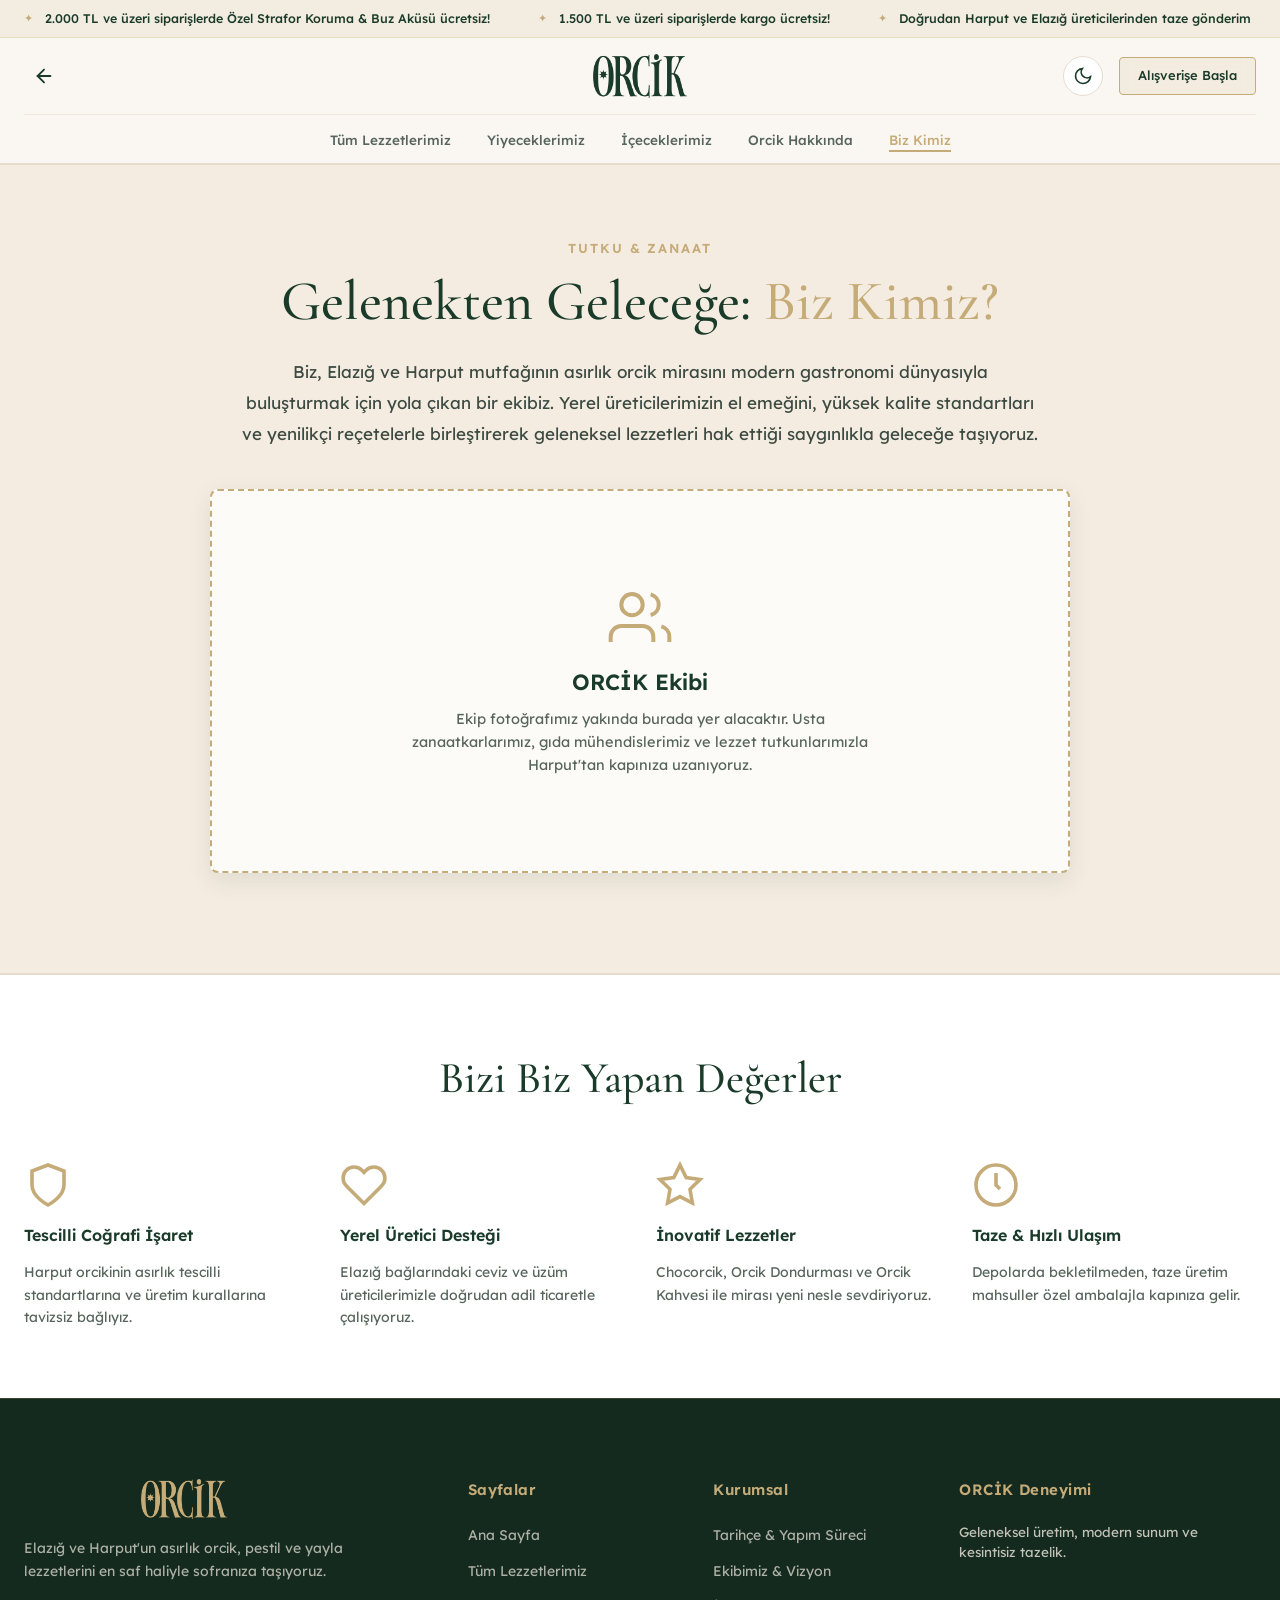
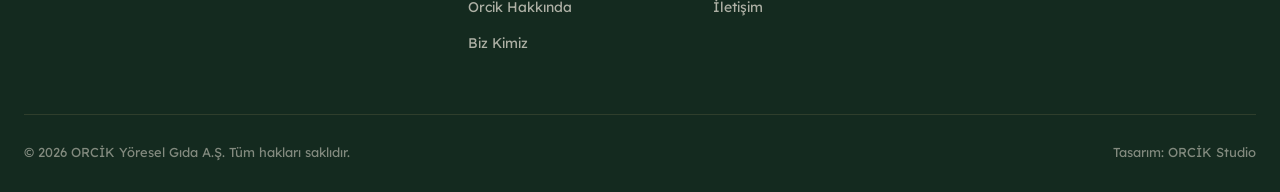
<file: biz-kimiz.html>
<!DOCTYPE html>
<html lang="tr" data-theme="light">
<head>
  <meta charset="UTF-8">
  <meta name="viewport" content="width=device-width, initial-scale=1.0">
  <title>Biz Kimiz | ORCİK Ekibi ve Hikayemiz</title>
  <meta name="description" content="Harput'un asırlık lezzet mirasını modern gastronomiyle buluşturan ORCİK ekibi ve hikayemiz.">
  <link rel="icon" type="image/svg+xml" href="data:image/svg+xml,<svg xmlns='http://www.w3.org/2000/svg' viewBox='0 0 24 24' fill='%23c5ab78'><polygon points='12 2 15.09 8.26 22 9.27 17 14.14 18.18 21.02 12 17.77 5.82 21.02 7 14.14 2 9.27 8.91 8.26 12 2'/></svg>">
  <link rel="stylesheet" href="css/style.css?v=orcik8">
</head>
<body>

  <!-- Announcement Bar -->
  <div class="announcement-bar" role="region" aria-label="Duyurular">
    <div class="ticker-track">
      <div class="ticker-item"><span class="ticker-icon">✦</span><span>2.000 TL ve üzeri siparişlerde Özel Strafor Koruma & Buz Aküsü ücretsiz!</span></div>
      <div class="ticker-item"><span class="ticker-icon">✦</span><span>1.500 TL ve üzeri siparişlerde kargo ücretsiz!</span></div>
      <div class="ticker-item"><span class="ticker-icon">✦</span><span>Doğrudan Harput ve Elazığ üreticilerinden taze gönderim</span></div>
      <div class="ticker-item"><span class="ticker-icon">✦</span><span>2.000 TL ve üzeri siparişlerde Özel Strafor Koruma & Buz Aküsü ücretsiz!</span></div>
    </div>
  </div>

  <!-- Header -->
  <header class="site-header" id="siteHeader">
    <div class="container">
      <div class="header-top">
        <div class="header-left">
          <a href="index.html" class="icon-btn" aria-label="Ana Sayfaya Dön" title="Ana Sayfa">
            <svg viewBox="0 0 24 24" fill="none" stroke="currentColor" stroke-width="2" stroke-linecap="round"><line x1="19" y1="12" x2="5" y2="12"></line><polyline points="12 19 5 12 12 5"></polyline></svg>
          </a>
        </div>

        <!-- ORCİK Logo -->
        <a href="index.html" class="brand-logo-wrap" aria-label="ORCİK Ana Sayfa">
          <img src="assets/logo-green.png" alt="ORCİK" class="brand-logo-img logo-green">
          <img src="assets/logo-gold.png" alt="ORCİK" class="brand-logo-img logo-gold">
        </a>

        <div class="header-right">
          <!-- Dark / Light Theme Toggle -->
          <button class="theme-toggle-btn" id="themeToggleBtn" aria-label="Temayı Değiştir" title="Aydınlık / Karanlık Tema">
            <svg class="theme-icon-sun" viewBox="0 0 24 24" fill="none" stroke="currentColor" stroke-width="2"><circle cx="12" cy="12" r="5"></circle><line x1="12" y1="1" x2="12" y2="3"></line><line x1="12" y1="21" x2="12" y2="23"></line><line x1="4.22" y1="4.22" x2="5.64" y2="5.64"></line><line x1="18.36" y1="18.36" x2="19.78" y2="19.78"></line><line x1="1" y1="12" x2="3" y2="12"></line><line x1="21" y1="12" x2="23" y2="12"></line><line x1="4.22" y1="19.78" x2="5.64" y2="18.36"></line><line x1="18.36" y1="5.64" x2="19.78" y2="4.22"></line></svg>
            <svg class="theme-icon-moon" viewBox="0 0 24 24" fill="none" stroke="currentColor" stroke-width="2"><path d="M21 12.79A9 9 0 1 1 11.21 3 7 7 0 0 0 21 12.79z"></path></svg>
          </button>
          <a href="index.html#products" class="btn-hero" style="padding: 8px 18px; font-size: 13px; color: var(--color-text-main); border-color: var(--brand-gold);">
            <span>Alışverişe Başla</span>
          </a>
        </div>
      </div>

      <!-- Navigation -->
      <nav class="header-nav" aria-label="Menü">
        <ul class="nav-links">
          <li><a href="index.html#products" class="nav-link">Tüm Lezzetlerimiz</a></li>
          <li><a href="index.html#yiyecekler" class="nav-link">Yiyeceklerimiz</a></li>
          <li><a href="index.html#icecekler" class="nav-link">İçeceklerimiz</a></li>
          <li><a href="orcik-hakkinda.html" class="nav-link">Orcik Hakkında</a></li>
          <li><a href="biz-kimiz.html" class="nav-link active">Biz Kimiz</a></li>
        </ul>
      </nav>
    </div>
  </header>

  <main>
    <!-- Ekip Fotoğrafı Alanı & Tanıtım -->
    <section class="section-story" style="padding: 70px 0 50px;">
      <div class="container">
        <div class="story-container" style="max-width: 900px; text-align: center; margin: 0 auto;">
          <span style="font-size: 13px; text-transform: uppercase; letter-spacing: 0.15em; color: var(--brand-gold); font-weight: 600;">Tutku & Zanaat</span>
          <h1 class="story-quote" style="margin-top: 10px; margin-bottom: 24px;">
            Gelenekten Geleceğe: <span>Biz Kimiz?</span>
          </h1>
          <p class="story-text" style="font-size: 17px; line-height: 1.8; margin: 0 auto 40px; max-width: 800px;">
            Biz, Elazığ ve Harput mutfağının asırlık orcik mirasını modern gastronomi dünyasıyla buluşturmak için yola çıkan bir ekibiz. Yerel üreticilerimizin el emeğini, yüksek kalite standartları ve yenilikçi reçetelerle birleştirerek geleneksel lezzetleri hak ettiği saygınlıkla geleceğe taşıyoruz.
          </p>

          <!-- Ekip Fotoğrafı Placeholder Kutusu -->
          <div class="team-photo-container" style="width: 100%; max-width: 860px; margin: 0 auto 50px; background: var(--color-surface); border: 2px dashed var(--brand-gold); border-radius: var(--radius-md); overflow: hidden; box-shadow: var(--shadow-md); position: relative;">
            <div style="min-height: 380px; display: flex; flex-direction: column; align-items: center; justify-content: center; padding: 40px 20px; background: rgba(197, 171, 120, 0.05);">
              <svg width="64" height="64" viewBox="0 0 24 24" fill="none" stroke="currentColor" stroke-width="1.5" style="color: var(--brand-gold); margin-bottom: 16px;">
                <path d="M17 21v-2a4 4 0 0 0-4-4H5a4 4 0 0 0-4 4v2"></path>
                <circle cx="9" cy="7" r="4"></circle>
                <path d="M23 21v-2a4 4 0 0 0-3-3.87"></path>
                <path d="M16 3.13a4 4 0 0 1 0 7.75"></path>
              </svg>
              <h3 style="font-size: 22px; font-weight: 600; color: var(--color-text-main); margin-bottom: 8px;">ORCİK Ekibi</h3>
              <p style="font-size: 14.5px; color: var(--color-text-muted); max-width: 460px; line-height: 1.6;">
                Ekip fotoğrafımız yakında burada yer alacaktır. Usta zanaatkarlarımız, gıda mühendislerimiz ve lezzet tutkunlarımızla Harput'tan kapınıza uzanıyoruz.
              </p>
            </div>
          </div>
        </div>
      </div>
    </section>

    <!-- Değerlerimiz -->
    <section class="section-features" style="padding: 70px 0; background: var(--color-surface);">
      <div class="container">
        <h2 class="features-title" style="text-align: center; margin: 0 auto 50px;">Bizi Biz Yapan Değerler</h2>
        <div class="features-grid">
          <div class="feature-item">
            <div class="feature-icon-wrap">
              <svg viewBox="0 0 24 24" fill="none" stroke="currentColor" stroke-width="1.8"><path d="M12 22s8-4 8-10V5l-8-3-8 3v7c0 6 8 10 8 10z"></path></svg>
            </div>
            <h3 class="feature-name">Tescilli Coğrafi İşaret</h3>
            <p class="feature-desc">Harput orcikinin asırlık tescilli standartlarına ve üretim kurallarına tavizsiz bağlıyız.</p>
          </div>
          <div class="feature-item">
            <div class="feature-icon-wrap">
              <svg viewBox="0 0 24 24" fill="none" stroke="currentColor" stroke-width="1.8"><path d="M20.84 4.61a5.5 5.5 0 0 0-7.78 0L12 5.67l-1.06-1.06a5.5 5.5 0 0 0-7.78 7.78l1.06 1.06L12 21.23l7.78-7.78 1.06-1.06a5.5 5.5 0 0 0 0-7.78z"></path></svg>
            </div>
            <h3 class="feature-name">Yerel Üretici Desteği</h3>
            <p class="feature-desc">Elazığ bağlarındaki ceviz ve üzüm üreticilerimizle doğrudan adil ticaretle çalışıyoruz.</p>
          </div>
          <div class="feature-item">
            <div class="feature-icon-wrap">
              <svg viewBox="0 0 24 24" fill="none" stroke="currentColor" stroke-width="1.8"><polygon points="12 2 15.09 8.26 22 9.27 17 14.14 18.18 21.02 12 17.77 5.82 21.02 7 14.14 2 9.27 8.91 8.26 12 2"></polygon></svg>
            </div>
            <h3 class="feature-name">İnovatif Lezzetler</h3>
            <p class="feature-desc">Chocorcik, Orcik Dondurması ve Orcik Kahvesi ile mirası yeni nesle sevdiriyoruz.</p>
          </div>
          <div class="feature-item">
            <div class="feature-icon-wrap">
              <svg viewBox="0 0 24 24" fill="none" stroke="currentColor" stroke-width="1.8"><circle cx="12" cy="12" r="10"></circle><polyline points="12 6 12 12 14 14"></polyline></svg>
            </div>
            <h3 class="feature-name">Taze & Hızlı Ulaşım</h3>
            <p class="feature-desc">Depolarda bekletilmeden, taze üretim mahsuller özel ambalajla kapınıza gelir.</p>
          </div>
        </div>
      </div>
    </section>
  </main>

  <!-- Footer -->
  <footer class="site-footer">
    <div class="container">
      <div class="footer-top">
        <div class="footer-brand">
          <img src="assets/logo-gold.png" alt="ORCİK" class="footer-logo-img">
          <p class="footer-tagline">Elazığ ve Harput'un asırlık orcik, pestil ve yayla lezzetlerini en saf haliyle sofranıza taşıyoruz.</p>
        </div>
        <div class="footer-col">
          <h4 class="footer-col-title">Sayfalar</h4>
          <ul class="footer-links">
            <li><a href="index.html">Ana Sayfa</a></li>
            <li><a href="index.html#products">Tüm Lezzetlerimiz</a></li>
            <li><a href="orcik-hakkinda.html">Orcik Hakkında</a></li>
            <li><a href="biz-kimiz.html">Biz Kimiz</a></li>
          </ul>
        </div>
        <div class="footer-col">
          <h4 class="footer-col-title">Kurumsal</h4>
          <ul class="footer-links">
            <li><a href="orcik-hakkinda.html">Tarihçe & Yapım Süreci</a></li>
            <li><a href="biz-kimiz.html">Ekibimiz & Vizyon</a></li>
            <li><a href="index.html">İletişim</a></li>
          </ul>
        </div>
        <div class="footer-col">
          <h4 class="footer-col-title">ORCİK Deneyimi</h4>
          <p style="font-size: 13.5px; opacity: 0.8; margin-bottom: 14px;">Geleneksel üretim, modern sunum ve kesintisiz tazelik.</p>
        </div>
      </div>
      <div class="footer-bottom">
        <div>&copy; 2026 ORCİK Yöresel Gıda A.Ş. Tüm hakları saklıdır.</div>
        <div>Tasarım: ORCİK Studio</div>
      </div>
    </div>
  </footer>

  <script>
    // Tema yönetimi
    const theme = localStorage.getItem('orcik_theme') || (window.matchMedia('(prefers-color-scheme: dark)').matches ? 'dark' : 'light');
    document.documentElement.setAttribute('data-theme', theme);
    document.getElementById('themeToggleBtn')?.addEventListener('click', () => {
      const current = document.documentElement.getAttribute('data-theme') || 'light';
      const next = current === 'dark' ? 'light' : 'dark';
      document.documentElement.setAttribute('data-theme', next);
      localStorage.setItem('orcik_theme', next);
    });
  </script>
</body>
</html>
</file>
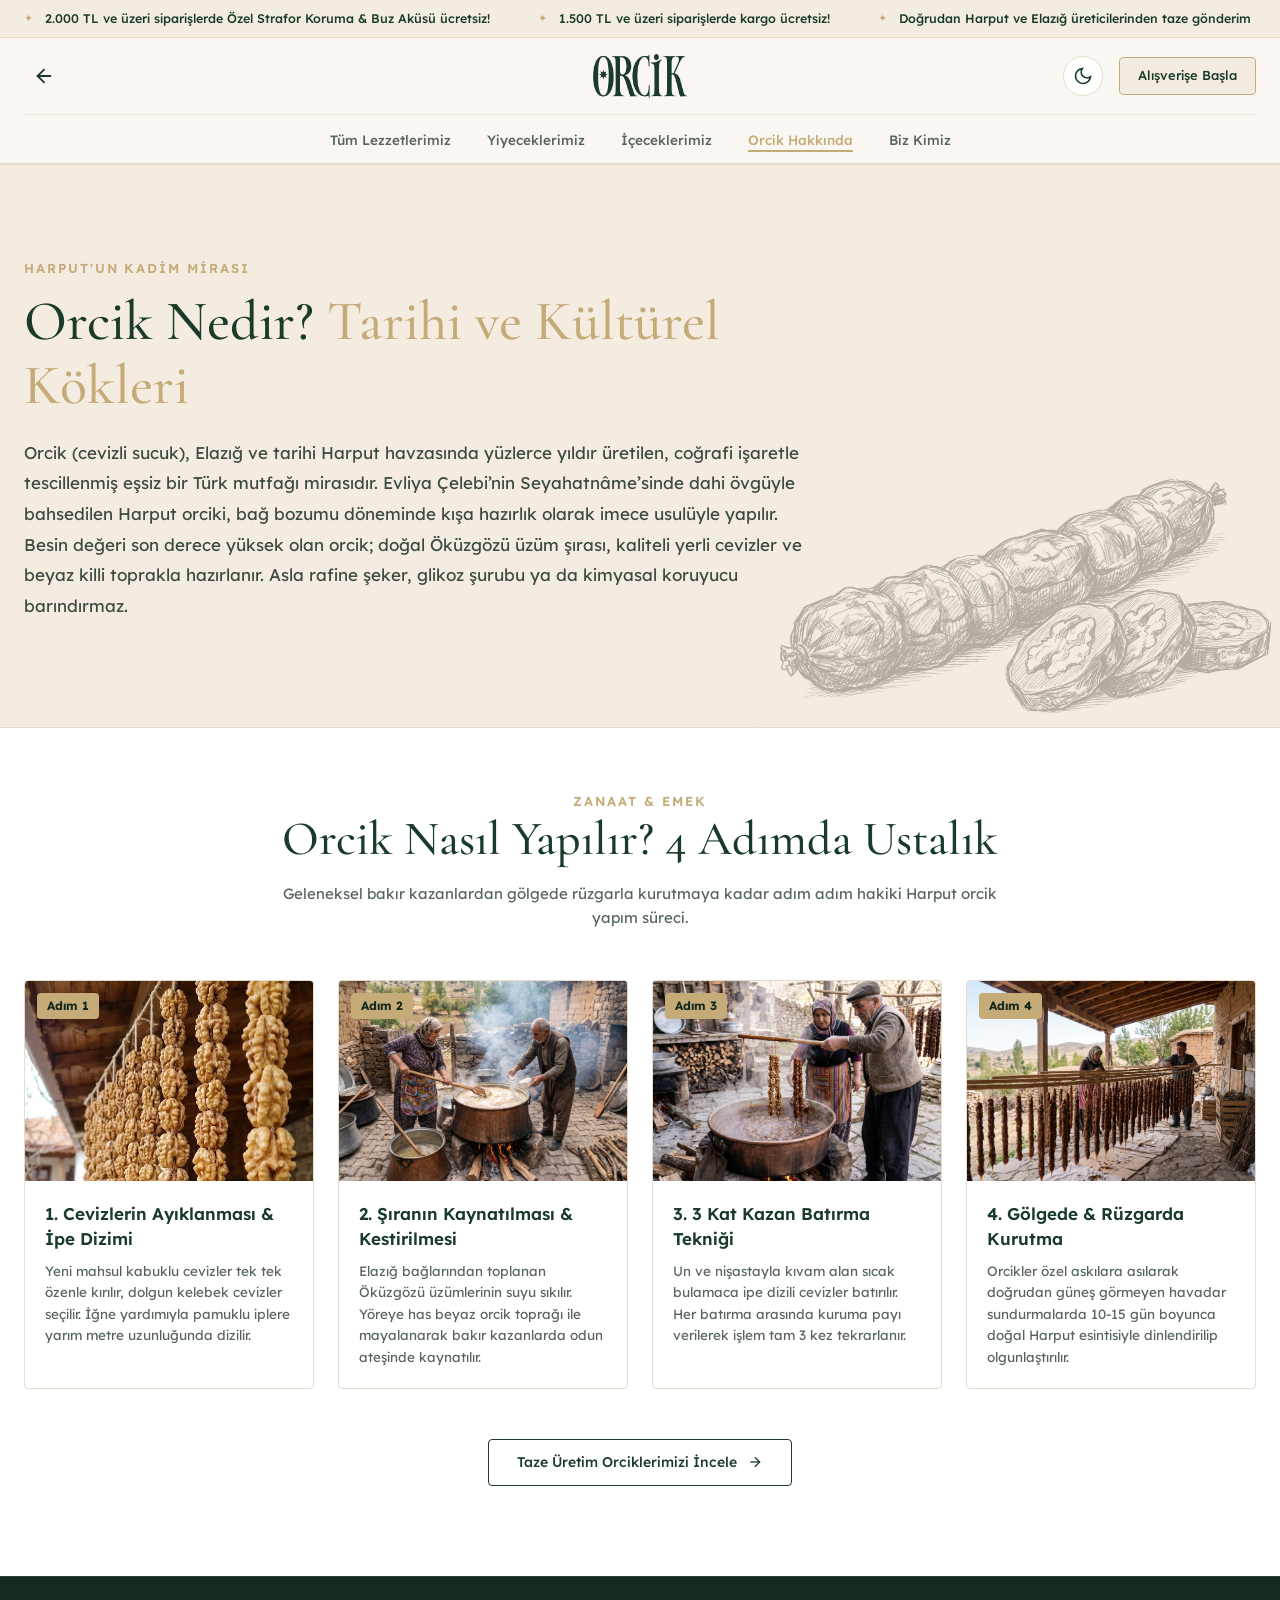
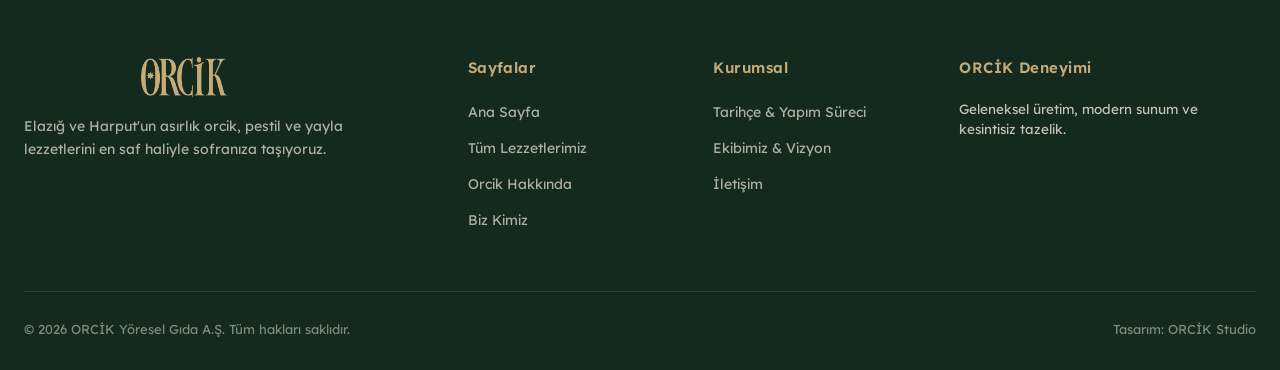
<file: orcik-hakkinda.html>
<!DOCTYPE html>
<html lang="tr" data-theme="light">
<head>
  <meta charset="UTF-8">
  <meta name="viewport" content="width=device-width, initial-scale=1.0">
  <title>Orcik Hakkında | Tarihi ve Geleneksel Yapım Süreci</title>
  <meta name="description" content="Harput ve Elazığ mutfağının coğrafi işaretli zanaat lezzeti orciğin tarihi ve görselli yapım aşamaları.">
  <link rel="icon" type="image/svg+xml" href="data:image/svg+xml,<svg xmlns='http://www.w3.org/2000/svg' viewBox='0 0 24 24' fill='%23c5ab78'><polygon points='12 2 15.09 8.26 22 9.27 17 14.14 18.18 21.02 12 17.77 5.82 21.02 7 14.14 2 9.27 8.91 8.26 12 2'/></svg>">
  <link rel="stylesheet" href="css/style.css?v=orcik9">
</head>
<body>

  <!-- Announcement Bar -->
  <div class="announcement-bar" role="region" aria-label="Duyurular">
    <div class="ticker-track">
      <div class="ticker-item"><span class="ticker-icon">✦</span><span>2.000 TL ve üzeri siparişlerde Özel Strafor Koruma & Buz Aküsü ücretsiz!</span></div>
      <div class="ticker-item"><span class="ticker-icon">✦</span><span>1.500 TL ve üzeri siparişlerde kargo ücretsiz!</span></div>
      <div class="ticker-item"><span class="ticker-icon">✦</span><span>Doğrudan Harput ve Elazığ üreticilerinden taze gönderim</span></div>
      <div class="ticker-item"><span class="ticker-icon">✦</span><span>2.000 TL ve üzeri siparişlerde Özel Strafor Koruma & Buz Aküsü ücretsiz!</span></div>
    </div>
  </div>

  <!-- Header -->
  <header class="site-header" id="siteHeader">
    <div class="container">
      <div class="header-top">
        <div class="header-left">
          <a href="index.html" class="icon-btn" aria-label="Ana Sayfaya Dön" title="Ana Sayfa">
            <svg viewBox="0 0 24 24" fill="none" stroke="currentColor" stroke-width="2" stroke-linecap="round"><line x1="19" y1="12" x2="5" y2="12"></line><polyline points="12 19 5 12 12 5"></polyline></svg>
          </a>
        </div>

        <!-- ORCİK Logo -->
        <a href="index.html" class="brand-logo-wrap" aria-label="ORCİK Ana Sayfa">
          <img src="assets/logo-green.png" alt="ORCİK" class="brand-logo-img logo-green">
          <img src="assets/logo-gold.png" alt="ORCİK" class="brand-logo-img logo-gold">
        </a>

        <div class="header-right">
          <!-- Dark / Light Theme Toggle -->
          <button class="theme-toggle-btn" id="themeToggleBtn" aria-label="Temayı Değiştir" title="Aydınlık / Karanlık Tema">
            <svg class="theme-icon-sun" viewBox="0 0 24 24" fill="none" stroke="currentColor" stroke-width="2"><circle cx="12" cy="12" r="5"></circle><line x1="12" y1="1" x2="12" y2="3"></line><line x1="12" y1="21" x2="12" y2="23"></line><line x1="4.22" y1="4.22" x2="5.64" y2="5.64"></line><line x1="18.36" y1="18.36" x2="19.78" y2="19.78"></line><line x1="1" y1="12" x2="3" y2="12"></line><line x1="21" y1="12" x2="23" y2="12"></line><line x1="4.22" y1="19.78" x2="5.64" y2="18.36"></line><line x1="18.36" y1="5.64" x2="19.78" y2="4.22"></line></svg>
            <svg class="theme-icon-moon" viewBox="0 0 24 24" fill="none" stroke="currentColor" stroke-width="2"><path d="M21 12.79A9 9 0 1 1 11.21 3 7 7 0 0 0 21 12.79z"></path></svg>
          </button>
          <a href="index.html#products" class="btn-hero" style="padding: 8px 18px; font-size: 13px; color: var(--color-text-main); border-color: var(--brand-gold);">
            <span>Alışverişe Başla</span>
          </a>
        </div>
      </div>

      <!-- Navigation -->
      <nav class="header-nav" aria-label="Menü">
        <ul class="nav-links">
          <li><a href="index.html#products" class="nav-link">Tüm Lezzetlerimiz</a></li>
          <li><a href="index.html#yiyecekler" class="nav-link">Yiyeceklerimiz</a></li>
          <li><a href="index.html#icecekler" class="nav-link">İçeceklerimiz</a></li>
          <li><a href="orcik-hakkinda.html" class="nav-link active">Orcik Hakkında</a></li>
          <li><a href="biz-kimiz.html" class="nav-link">Biz Kimiz</a></li>
        </ul>
      </nav>
    </div>
  </header>

  <main>
    <!-- Hero / Giriş -->
    <section class="section-story orcik-history-hero" style="padding: 90px 0 70px; position: relative; overflow: hidden;">
      <div class="story-sketch-bg" style="opacity: 0.28; right: -2%; bottom: -5%; width: 560px;">
        <img src="assets/orcik-sketch.png" alt="Orcik Çizimi" class="sketch-watermark-img">
      </div>
      <div class="container" style="position: relative; z-index: 2;">
        <div class="story-container" style="max-width: 860px;">
          <span style="font-size: 13px; text-transform: uppercase; letter-spacing: 0.15em; color: var(--brand-gold); font-weight: 600;">Harput'un Kadim Mirası</span>
          <h1 class="story-quote" style="margin-top: 10px; margin-bottom: 20px;">
            Orcik Nedir? <span>Tarihi ve Kültürel Kökleri</span>
          </h1>
          <p class="story-text" style="font-size: 17px; line-height: 1.8;">
            Orcik (cevizli sucuk), Elazığ ve tarihi Harput havzasında yüzlerce yıldır üretilen, coğrafi işaretle tescillenmiş eşsiz bir Türk mutfağı mirasıdır. Evliya Çelebi’nin Seyahatnâme’sinde dahi övgüyle bahsedilen Harput orciki, bağ bozumu döneminde kışa hazırlık olarak imece usulüyle yapılır. Besin değeri son derece yüksek olan orcik; doğal Öküzgözü üzüm şırası, kaliteli yerli cevizler ve beyaz killi toprakla hazırlanır. Asla rafine şeker, glikoz şurubu ya da kimyasal koruyucu barındırmaz.
          </p>
        </div>
      </div>
    </section>

    <!-- Görselli Yapım Süreci Aşamaları -->
    <section class="section-products" style="padding: 60px 0 90px; background: var(--color-surface);">
      <div class="container">
        <div class="section-header" style="text-align: center; margin: 0 auto 50px; max-width: 720px;">
          <span style="font-size: 13px; text-transform: uppercase; letter-spacing: 0.15em; color: var(--brand-gold); font-weight: 600;">Zanaat & Emek</span>
          <h2 class="section-title">Orcik Nasıl Yapılır? 4 Adımda Ustalık</h2>
          <p class="section-desc">Geleneksel bakır kazanlardan gölgede rüzgarla kurutmaya kadar adım adım hakiki Harput orcik yapım süreci.</p>
        </div>

        <div class="features-grid" style="grid-template-columns: repeat(4, 1fr); gap: 24px;">
          <!-- Adım 1 -->
          <div class="product-card" style="padding: 0; border-radius: var(--radius-sm); overflow: hidden;">
            <div style="height: 200px; overflow: hidden; position: relative;">
              <img src="assets/adim-1-ceviz.jpg" alt="Cevizlerin İpe Dizilmesi" style="width: 100%; height: 100%; object-fit: cover; object-position: center 30%;">
              <span style="position: absolute; top: 12px; left: 12px; background: var(--brand-gold); color: var(--brand-green-dark); font-weight: 700; font-size: 12px; padding: 4px 10px; border-radius: var(--radius-sm);">Adım 1</span>
            </div>
            <div style="padding: 20px;">
              <h3 style="font-size: 17px; font-weight: 600; color: var(--color-text-main); margin-bottom: 8px;">1. Cevizlerin Ayıklanması & İpe Dizimi</h3>
              <p style="font-size: 13.5px; color: var(--color-text-muted); line-height: 1.6;">
                Yeni mahsul kabuklu cevizler tek tek özenle kırılır, dolgun kelebek cevizler seçilir. İğne yardımıyla pamuklu iplere yarım metre uzunluğunda dizilir.
              </p>
            </div>
          </div>

          <!-- Adım 2 -->
          <div class="product-card" style="padding: 0; border-radius: var(--radius-sm); overflow: hidden;">
            <div style="height: 200px; overflow: hidden; position: relative;">
              <img src="assets/adim-2-sira.jpg" alt="Şıranın Kaynatılması" style="width: 100%; height: 100%; object-fit: cover; object-position: center 35%;">
              <span style="position: absolute; top: 12px; left: 12px; background: var(--brand-gold); color: var(--brand-green-dark); font-weight: 700; font-size: 12px; padding: 4px 10px; border-radius: var(--radius-sm);">Adım 2</span>
            </div>
            <div style="padding: 20px;">
              <h3 style="font-size: 17px; font-weight: 600; color: var(--color-text-main); margin-bottom: 8px;">2. Şıranın Kaynatılması & Kestirilmesi</h3>
              <p style="font-size: 13.5px; color: var(--color-text-muted); line-height: 1.6;">
                Elazığ bağlarından toplanan Öküzgözü üzümlerinin suyu sıkılır. Yöreye has beyaz orcik toprağı ile mayalanarak bakır kazanlarda odun ateşinde kaynatılır.
              </p>
            </div>
          </div>

          <!-- Adım 3 -->
          <div class="product-card" style="padding: 0; border-radius: var(--radius-sm); overflow: hidden;">
            <div style="height: 200px; overflow: hidden; position: relative;">
              <img src="assets/adim-3-kazan.jpg" alt="3 Kat Kazan Batırma Tekniği" style="width: 100%; height: 100%; object-fit: cover; object-position: center 40%;">
              <span style="position: absolute; top: 12px; left: 12px; background: var(--brand-gold); color: var(--brand-green-dark); font-weight: 700; font-size: 12px; padding: 4px 10px; border-radius: var(--radius-sm);">Adım 3</span>
            </div>
            <div style="padding: 20px;">
              <h3 style="font-size: 17px; font-weight: 600; color: var(--color-text-main); margin-bottom: 8px;">3. 3 Kat Kazan Batırma Tekniği</h3>
              <p style="font-size: 13.5px; color: var(--color-text-muted); line-height: 1.6;">
                Un ve nişastayla kıvam alan sıcak bulamaca ipe dizili cevizler batırılır. Her batırma arasında kuruma payı verilerek işlem tam 3 kez tekrarlanır.
              </p>
            </div>
          </div>

          <!-- Adım 4 -->
          <div class="product-card" style="padding: 0; border-radius: var(--radius-sm); overflow: hidden;">
            <div style="height: 200px; overflow: hidden; position: relative;">
              <img src="assets/adim-4-kurutma.jpg" alt="Rüzgarda Doğal Kurutma" style="width: 100%; height: 100%; object-fit: cover; object-position: center 45%;">
              <span style="position: absolute; top: 12px; left: 12px; background: var(--brand-gold); color: var(--brand-green-dark); font-weight: 700; font-size: 12px; padding: 4px 10px; border-radius: var(--radius-sm);">Adım 4</span>
            </div>
            <div style="padding: 20px;">
              <h3 style="font-size: 17px; font-weight: 600; color: var(--color-text-main); margin-bottom: 8px;">4. Gölgede & Rüzgarda Kurutma</h3>
              <p style="font-size: 13.5px; color: var(--color-text-muted); line-height: 1.6;">
                Orcikler özel askılara asılarak doğrudan güneş görmeyen havadar sundurmalarda 10-15 gün boyunca doğal Harput esintisiyle dinlendirilip olgunlaştırılır.
              </p>
            </div>
          </div>
        </div>

        <div style="text-align: center; margin-top: 50px;">
          <a href="index.html#products" class="btn-story">
            <span>Taze Üretim Orciklerimizi İncele</span>
            <svg viewBox="0 0 24 24" fill="none" stroke="currentColor" stroke-width="2"><line x1="5" y1="12" x2="19" y2="12"></line><polyline points="12 5 19 12 12 19"></polyline></svg>
          </a>
        </div>
      </div>
    </section>
  </main>

  <!-- Footer -->
  <footer class="site-footer">
    <div class="container">
      <div class="footer-top">
        <div class="footer-brand">
          <img src="assets/logo-gold.png" alt="ORCİK" class="footer-logo-img">
          <p class="footer-tagline">Elazığ ve Harput'un asırlık orcik, pestil ve yayla lezzetlerini en saf haliyle sofranıza taşıyoruz.</p>
        </div>
        <div class="footer-col">
          <h4 class="footer-col-title">Sayfalar</h4>
          <ul class="footer-links">
            <li><a href="index.html">Ana Sayfa</a></li>
            <li><a href="index.html#products">Tüm Lezzetlerimiz</a></li>
            <li><a href="orcik-hakkinda.html">Orcik Hakkında</a></li>
            <li><a href="biz-kimiz.html">Biz Kimiz</a></li>
          </ul>
        </div>
        <div class="footer-col">
          <h4 class="footer-col-title">Kurumsal</h4>
          <ul class="footer-links">
            <li><a href="orcik-hakkinda.html">Tarihçe & Yapım Süreci</a></li>
            <li><a href="biz-kimiz.html">Ekibimiz & Vizyon</a></li>
            <li><a href="index.html">İletişim</a></li>
          </ul>
        </div>
        <div class="footer-col">
          <h4 class="footer-col-title">ORCİK Deneyimi</h4>
          <p style="font-size: 13.5px; opacity: 0.8; margin-bottom: 14px;">Geleneksel üretim, modern sunum ve kesintisiz tazelik.</p>
        </div>
      </div>
      <div class="footer-bottom">
        <div>&copy; 2026 ORCİK Yöresel Gıda A.Ş. Tüm hakları saklıdır.</div>
        <div>Tasarım: ORCİK Studio</div>
      </div>
    </div>
  </footer>

  <script>
    // Tema yönetimi
    const theme = localStorage.getItem('orcik_theme') || (window.matchMedia('(prefers-color-scheme: dark)').matches ? 'dark' : 'light');
    document.documentElement.setAttribute('data-theme', theme);
    document.getElementById('themeToggleBtn')?.addEventListener('click', () => {
      const current = document.documentElement.getAttribute('data-theme') || 'light';
      const next = current === 'dark' ? 'light' : 'dark';
      document.documentElement.setAttribute('data-theme', next);
      localStorage.setItem('orcik_theme', next);
    });
  </script>
</body>
</html>
</file>
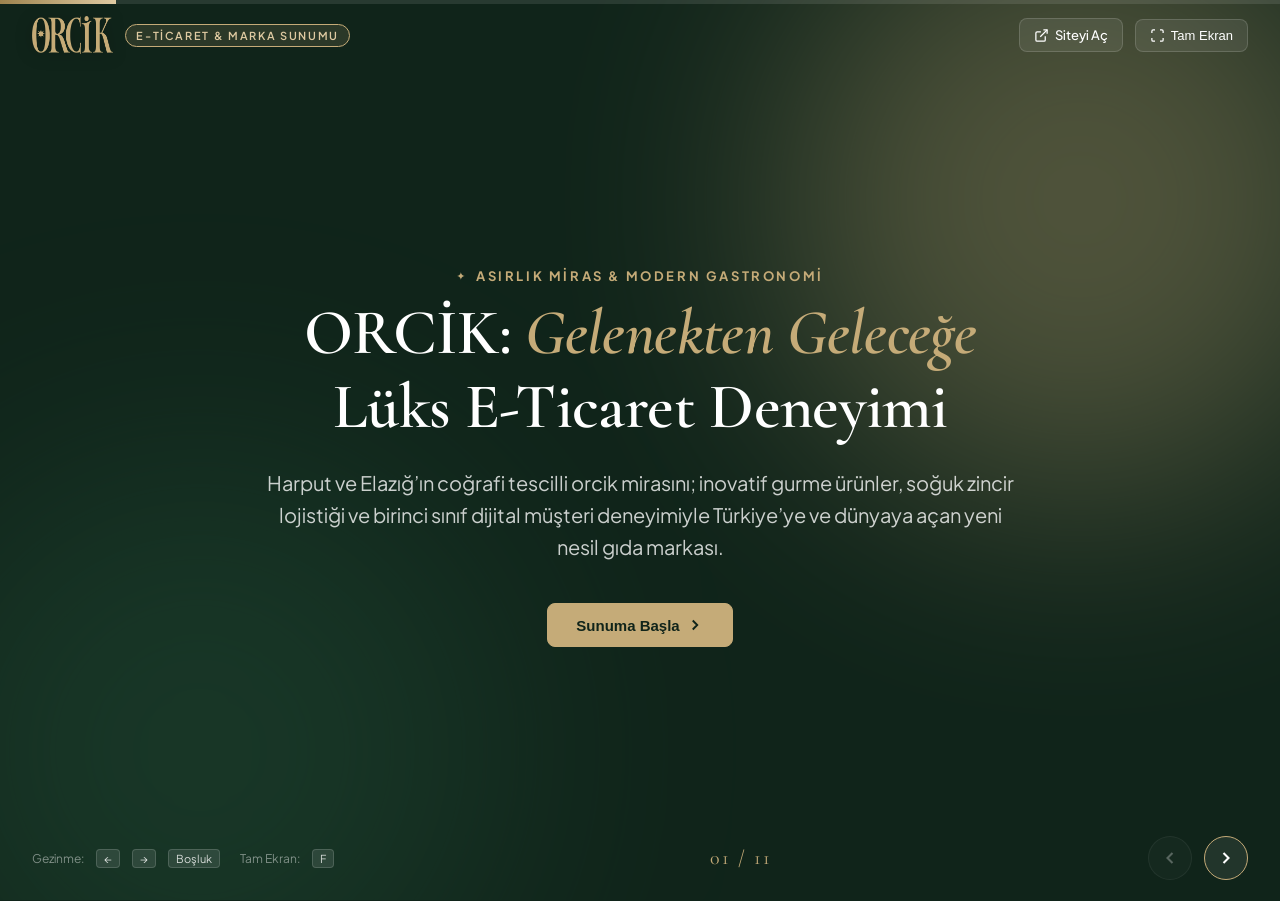
<file: sunum.html>
<!DOCTYPE html>
<html lang="tr">
<head>
  <meta charset="UTF-8">
  <meta name="viewport" content="width=device-width, initial-scale=1.0">
  <title>ORCİK | Web Sitesi & Marka Tanıtım Sunumu</title>
  <link rel="icon" type="image/svg+xml" href="data:image/svg+xml,<svg xmlns='http://www.w3.org/2000/svg' viewBox='0 0 24 24' fill='%23c5ab78'><polygon points='12 2 15.09 8.26 22 9.27 17 14.14 18.18 21.02 12 17.77 5.82 21.02 7 14.14 2 9.27 8.91 8.26 12 2'/></svg>">
  <link rel="preconnect" href="https://fonts.googleapis.com">
  <link rel="preconnect" href="https://fonts.gstatic.com" crossorigin>
  <link href="https://fonts.googleapis.com/css2?family=Cormorant+Garamond:ital,wght@0,500;0,600;0,700;1,400;1,600&family=Plus+Jakarta+Sans:wght@300;400;500;600;700&display=swap" rel="stylesheet">
  
  <style>
    :root {
      --brand-green: #1a3b2a;
      --brand-green-dark: #10241a;
      --brand-green-light: #28593f;
      --brand-gold: #c5ab78;
      --brand-gold-light: #dfcaa2;
      --brand-gold-dark: #9d834e;
      --bg-cream: #FAF7F2;
      --bg-card: #FFFFFF;
      --text-main: #1a3b2a;
      --text-muted: #5e6d65;
      --border-color: rgba(197, 171, 120, 0.28);
      --font-serif: 'Cormorant Garamond', Georgia, serif;
      --font-sans: 'Plus Jakarta Sans', system-ui, sans-serif;
    }

    * {
      box-sizing: border-box;
      margin: 0;
      padding: 0;
    }

    body {
      font-family: var(--font-sans);
      background: var(--brand-green-dark);
      color: #FFFFFF;
      overflow: hidden;
      width: 100vw;
      height: 100vh;
      user-select: none;
    }

    /* Top Progress Bar */
    .progress-bar-container {
      position: fixed;
      top: 0;
      left: 0;
      width: 100%;
      height: 4px;
      background: rgba(255, 255, 255, 0.1);
      z-index: 1000;
    }
    .progress-bar {
      height: 100%;
      background: linear-gradient(90deg, var(--brand-gold-dark), var(--brand-gold-light));
      width: 8.33%;
      transition: width 0.4s ease;
    }

    /* Presentation Header */
    .pres-header {
      position: fixed;
      top: 16px;
      left: 32px;
      right: 32px;
      display: flex;
      justify-content: space-between;
      align-items: center;
      z-index: 900;
      pointer-events: none;
    }
    .pres-brand {
      display: flex;
      align-items: center;
      gap: 12px;
      pointer-events: auto;
    }
    .pres-logo {
      height: 38px;
      filter: drop-shadow(0 2px 8px rgba(0,0,0,0.3));
    }
    .pres-badge {
      font-size: 11px;
      letter-spacing: 0.15em;
      text-transform: uppercase;
      padding: 4px 10px;
      border-radius: 20px;
      background: rgba(197, 171, 120, 0.15);
      border: 1px solid var(--brand-gold);
      color: var(--brand-gold-light);
      font-weight: 600;
    }
    .pres-controls-top {
      display: flex;
      align-items: center;
      gap: 12px;
      pointer-events: auto;
    }
    .btn-control {
      background: rgba(255, 255, 255, 0.08);
      border: 1px solid rgba(255, 255, 255, 0.15);
      color: #FFFFFF;
      padding: 8px 14px;
      border-radius: 8px;
      font-size: 13px;
      font-weight: 500;
      cursor: pointer;
      display: inline-flex;
      align-items: center;
      gap: 6px;
      transition: all 0.2s ease;
      text-decoration: none;
    }
    .btn-control:hover {
      background: var(--brand-gold);
      color: var(--brand-green-dark);
      border-color: var(--brand-gold);
    }

    /* Slides Deck Container */
    .deck-container {
      width: 100vw;
      height: 100vh;
      position: relative;
      perspective: 1000px;
    }

    .slide {
      position: absolute;
      top: 0;
      left: 0;
      width: 100%;
      height: 100%;
      padding: 90px 60px 80px;
      display: flex;
      flex-direction: column;
      justify-content: center;
      opacity: 0;
      visibility: hidden;
      transform: scale(0.96) translateY(20px);
      transition: all 0.5s cubic-bezier(0.16, 1, 0.3, 1);
      overflow-y: auto;
    }

    .slide.active {
      opacity: 1;
      visibility: visible;
      transform: scale(1) translateY(0);
      z-index: 10;
    }

    /* Slide Background Elements */
    .slide-bg-glow {
      position: absolute;
      width: 600px;
      height: 600px;
      border-radius: 50%;
      filter: blur(120px);
      pointer-events: none;
      z-index: -1;
      opacity: 0.35;
    }
    .glow-gold {
      background: var(--brand-gold);
      top: -100px;
      right: -100px;
    }
    .glow-green {
      background: var(--brand-green-light);
      bottom: -150px;
      left: -100px;
    }

    /* Slide Content Typography */
    .slide-tag {
      font-size: 13px;
      text-transform: uppercase;
      letter-spacing: 0.2em;
      color: var(--brand-gold);
      font-weight: 700;
      margin-bottom: 12px;
      display: inline-flex;
      align-items: center;
      gap: 8px;
    }
    .slide-tag::before {
      content: '✦';
      font-size: 11px;
    }

    .slide-title {
      font-family: var(--font-serif);
      font-size: 48px;
      line-height: 1.15;
      font-weight: 600;
      color: #FFFFFF;
      margin-bottom: 20px;
      letter-spacing: -0.01em;
    }
    .slide-title span {
      color: var(--brand-gold);
      font-style: italic;
    }

    .slide-desc {
      font-size: 18px;
      color: rgba(255, 255, 255, 0.78);
      max-width: 820px;
      line-height: 1.6;
      margin-bottom: 36px;
    }

    /* Grids & Cards */
    .grid-2 {
      display: grid;
      grid-template-columns: 1fr 1fr;
      gap: 32px;
      align-items: center;
    }
    .grid-3 {
      display: grid;
      grid-template-columns: repeat(3, 1fr);
      gap: 24px;
    }
    .grid-4 {
      display: grid;
      grid-template-columns: repeat(4, 1fr);
      gap: 20px;
    }

    .card {
      background: rgba(255, 255, 255, 0.04);
      border: 1px solid rgba(197, 171, 120, 0.22);
      border-radius: 16px;
      padding: 26px;
      backdrop-filter: blur(12px);
      transition: transform 0.3s ease, border-color 0.3s ease, background 0.3s ease;
    }
    .card:hover {
      background: rgba(255, 255, 255, 0.07);
      border-color: var(--brand-gold);
      transform: translateY(-4px);
    }
    .card-icon {
      width: 48px;
      height: 48px;
      border-radius: 12px;
      background: rgba(197, 171, 120, 0.15);
      border: 1px solid var(--brand-gold);
      display: flex;
      align-items: center;
      justify-content: center;
      color: var(--brand-gold-light);
      margin-bottom: 16px;
      font-size: 22px;
    }
    .card-title {
      font-size: 19px;
      font-weight: 600;
      color: #FFFFFF;
      margin-bottom: 10px;
    }
    .card-text {
      font-size: 14.5px;
      color: rgba(255, 255, 255, 0.7);
      line-height: 1.6;
    }

    /* Stat Box */
    .stat-box {
      text-align: center;
      padding: 24px;
      border-radius: 16px;
      background: rgba(26, 59, 42, 0.6);
      border: 1px solid var(--brand-gold);
    }
    .stat-num {
      font-family: var(--font-serif);
      font-size: 44px;
      font-weight: 700;
      color: var(--brand-gold);
      line-height: 1;
      margin-bottom: 8px;
    }
    .stat-label {
      font-size: 13.5px;
      color: rgba(255, 255, 255, 0.8);
      font-weight: 500;
    }

    /* Product Item Showcase */
    .product-showcase-card {
      background: rgba(255, 255, 255, 0.05);
      border: 1px solid rgba(197, 171, 120, 0.25);
      border-radius: 16px;
      overflow: hidden;
      display: flex;
      flex-direction: column;
      align-items: center;
      text-align: center;
      padding: 16px;
      position: relative;
    }
    .product-showcase-img {
      width: 140px;
      height: 140px;
      object-fit: contain;
      filter: drop-shadow(0 10px 20px rgba(0,0,0,0.4));
      margin-bottom: 12px;
      transition: transform 0.3s ease;
    }
    .product-showcase-card:hover .product-showcase-img {
      transform: scale(1.08);
    }
    .product-pill {
      font-size: 11px;
      font-weight: 700;
      padding: 3px 8px;
      border-radius: 12px;
      background: var(--brand-gold);
      color: var(--brand-green-dark);
      margin-bottom: 8px;
    }
    .product-name {
      font-size: 16px;
      font-weight: 600;
      color: #FFFFFF;
      margin-bottom: 4px;
    }
    .product-sub {
      font-size: 12.5px;
      color: rgba(255, 255, 255, 0.65);
    }

    /* Workflow Timeline */
    .timeline {
      display: grid;
      grid-template-columns: repeat(4, 1fr);
      gap: 20px;
      position: relative;
    }
    .timeline::before {
      content: '';
      position: absolute;
      top: 36px;
      left: 10%;
      right: 10%;
      height: 2px;
      background: linear-gradient(90deg, var(--brand-gold-dark), var(--brand-gold), var(--brand-gold-dark));
      z-index: 1;
    }
    .timeline-step {
      position: relative;
      z-index: 2;
      background: var(--brand-green);
      border: 1px solid var(--brand-gold);
      border-radius: 14px;
      padding: 20px;
      text-align: center;
    }
    .step-number {
      width: 36px;
      height: 36px;
      border-radius: 50%;
      background: var(--brand-gold);
      color: var(--brand-green-dark);
      font-weight: 700;
      font-size: 16px;
      display: flex;
      align-items: center;
      justify-content: center;
      margin: 0 auto 12px;
      border: 3px solid var(--brand-green);
    }

    /* Bottom Navigation Bar */
    .pres-footer {
      position: fixed;
      bottom: 20px;
      left: 32px;
      right: 32px;
      display: flex;
      justify-content: space-between;
      align-items: center;
      z-index: 900;
    }
    .slide-counter {
      font-family: var(--font-serif);
      font-size: 20px;
      color: var(--brand-gold);
      letter-spacing: 0.1em;
    }
    .pres-nav-buttons {
      display: flex;
      gap: 12px;
    }
    .nav-btn {
      width: 44px;
      height: 44px;
      border-radius: 50%;
      background: rgba(255, 255, 255, 0.08);
      border: 1px solid var(--brand-gold);
      color: #FFFFFF;
      display: flex;
      align-items: center;
      justify-content: center;
      cursor: pointer;
      transition: all 0.2s ease;
    }
    .nav-btn:hover:not(:disabled) {
      background: var(--brand-gold);
      color: var(--brand-green-dark);
      transform: scale(1.05);
    }
    .nav-btn:disabled {
      opacity: 0.3;
      cursor: not-allowed;
      border-color: rgba(255, 255, 255, 0.2);
    }
    .nav-btn svg {
      width: 20px;
      height: 20px;
    }

    .key-hints {
      font-size: 12px;
      color: rgba(255, 255, 255, 0.45);
      display: flex;
      gap: 12px;
      align-items: center;
    }
    .key-tag {
      background: rgba(255, 255, 255, 0.1);
      padding: 2px 7px;
      border-radius: 4px;
      font-size: 11px;
      border: 1px solid rgba(255, 255, 255, 0.15);
      color: rgba(255, 255, 255, 0.8);
    }

    /* Responsive adjustments */
    @media (max-width: 900px) {
      .slide {
        padding: 80px 24px 70px;
      }
      .slide-title {
        font-size: 32px;
      }
      .grid-2, .grid-3, .grid-4, .timeline {
        grid-template-columns: 1fr;
      }
      .timeline::before {
        display: none;
      }
      .key-hints {
        display: none;
      }
    }
  </style>
</head>
<body>

  <!-- Progress Bar -->
  <div class="progress-bar-container">
    <div class="progress-bar" id="progressBar"></div>
  </div>

  <!-- Header -->
  <header class="pres-header">
    <div class="pres-brand">
      <img src="assets/logo-gold.png" alt="ORCİK" class="pres-logo">
      <span class="pres-badge">E-TİCARET & MARKA SUNUMU</span>
    </div>
    <div class="pres-controls-top">
      <a href="index.html" class="btn-control" target="_blank" title="Canlı Web Sitesini Aç">
        <svg width="15" height="15" viewBox="0 0 24 24" fill="none" stroke="currentColor" stroke-width="2"><path d="M18 13v6a2 2 0 0 1-2 2H5a2 2 0 0 1-2-2V8a2 2 0 0 1 2-2h6"></path><polyline points="15 3 21 3 21 9"></polyline><line x1="10" y1="14" x2="21" y2="3"></line></svg>
        <span>Siteyi Aç</span>
      </a>
      <button class="btn-control" id="fullscreenBtn" title="Tam Ekran (F)">
        <svg width="15" height="15" viewBox="0 0 24 24" fill="none" stroke="currentColor" stroke-width="2"><path d="M8 3H5a2 2 0 0 0-2 2v3m18 0V5a2 2 0 0 0-2-2h-3m0 18h3a2 2 0 0 0 2-2v-3M3 16v3a2 2 0 0 0 2 2h3"></path></svg>
        <span>Tam Ekran</span>
      </button>
    </div>
  </header>

  <!-- Presentation Deck -->
  <main class="deck-container" id="deckContainer">

    <!-- SLIDE 1: KAPAK -->
    <section class="slide active" data-index="1">
      <div class="slide-bg-glow glow-gold"></div>
      <div class="slide-bg-glow glow-green"></div>
      <div style="max-width: 900px; margin: 0 auto; text-align: center;">
        <div class="slide-tag">ASIRLIK MİRAS & MODERN GASTRONOMİ</div>
        <h1 class="slide-title" style="font-size: 64px; margin-bottom: 24px;">
          ORCİK: <span>Gelenekten Geleceğe</span><br>Lüks E-Ticaret Deneyimi
        </h1>
        <p class="slide-desc" style="margin: 0 auto 40px; font-size: 20px; max-width: 760px;">
          Harput ve Elazığ’ın coğrafi tescilli orcik mirasını; inovatif gurme ürünler, soğuk zincir lojistiği ve birinci sınıf dijital müşteri deneyimiyle Türkiye’ye ve dünyaya açan yeni nesil gıda markası.
        </p>
        <div style="display: flex; gap: 16px; justify-content: center; align-items: center;">
          <button class="btn-control" onclick="goToSlide(2)" style="padding: 12px 28px; font-size: 15px; background: var(--brand-gold); color: var(--brand-green-dark); font-weight: 700; border-color: var(--brand-gold);">
            <span>Sunuma Başla</span>
            <svg width="18" height="18" viewBox="0 0 24 24" fill="none" stroke="currentColor" stroke-width="2.5"><polyline points="9 18 15 12 9 6"></polyline></svg>
          </button>
        </div>
      </div>
    </section>

    <!-- SLIDE 2: PROBLEM & FIRSAT -->
    <section class="slide" data-index="2">
      <div class="slide-bg-glow glow-green"></div>
      <div class="slide-tag">PAZAR ANALİZİ</div>
      <h2 class="slide-title">Geleneksel Lezzetlerdeki <span>Temel Sorunlar</span></h2>
      <p class="slide-desc">Yöresel lezzetlerin hak ettiği değere ulaşmasını engelleyen yapısal pazar boşlukları:</p>
      
      <div class="grid-3">
        <div class="card">
          <div class="card-icon">1</div>
          <h3 class="card-title">Kalite & Sahtecilik Riski</h3>
          <p class="card-text">
            Piyasada ucuz glikoz şurubu, nişasta fazlası ve kalitesiz ithal cevizle üretilen sahte ürünler hakiki orcikin itibarını zedeliyor.
          </p>
        </div>
        <div class="card">
          <div class="card-icon">2</div>
          <h3 class="card-title">Yerellikten Çıkamama</h3>
          <p class="card-text">
            Geleneksel üreticiler modern e-ticaret, marka dili, ambalaj estetiği ve güvenilir soğuk zincir lojistiğinden yoksun kalıyor.
          </p>
        </div>
        <div class="card">
          <div class="card-icon">3</div>
          <h3 class="card-title">Genç Kuşağa Ulaşamama</h3>
          <p class="card-text">
            Klasik sunumlar Z kuşağı ve şehirli gurmelere hitap etmiyor. İnovatif türev ürünler (çikolatalı, dondurmalı, protein bar vb.) eksik.
          </p>
        </div>
      </div>
    </section>

    <!-- SLIDE 3: ÇÖZÜMÜMÜZ -->
    <section class="slide" data-index="3">
      <div class="slide-bg-glow glow-gold"></div>
      <div class="slide-tag">DEĞER ÖNERİMİZ</div>
      <h2 class="slide-title">ORCİK <span>Çözüm Modeli</span></h2>
      <p class="slide-desc">Geleneksel reçeteleri koruyarak modern gastronomi ve doğrudan tüketiciye (D2C) e-ticaret modeli:</p>
      
      <div class="grid-3">
        <div class="card">
          <div class="card-icon">✦</div>
          <h3 class="card-title">%100 Doğal & Tescilli Reçete</h3>
          <p class="card-text">
            Yalnızca Elazığ Öküzgözü üzüm şırası, taze yerli dolgun cevizler ve geleneksel 3 kat kazan batırma tekniğiyle katkısız üretim.
          </p>
        </div>
        <div class="card">
          <div class="card-icon">★</div>
          <h3 class="card-title">İnovatif Ürün Ailesi</h3>
          <p class="card-text">
            Chocorcik, Orcik Dondurması, Şekersiz Protein Bar, Orcik Aromalı Süt ve Dibek Kahvesi ile lezzeti 365 güne yayan zengin portföy.
          </p>
        </div>
        <div class="card">
          <div class="card-icon">🛡️</div>
          <h3 class="card-title">Garantili Soğuk Zincir</h3>
          <p class="card-text">
            Özel strafor koruma kutuları, buz aküleri ve hızlı teslimat protokolü ile Harput'taki tazelik bozulmadan doğrudan kapıya teslim.
          </p>
        </div>
      </div>
    </section>

    <!-- SLIDE 4: ÜRÜN PORTFÖYÜ -->
    <section class="slide" data-index="4">
      <div class="slide-bg-glow glow-gold"></div>
      <div class="slide-tag">ÜRÜN AİLEMİZ</div>
      <h2 class="slide-title">Gelenekselden İnovatife <span>Geniş Portföy</span></h2>
      <p class="slide-desc">Müşterilerin farklı tüketim alışkanlıklarına ve anlarına özel tasarlanmış ürünler:</p>
      
      <div class="grid-4">
        <div class="product-showcase-card">
          <span class="product-pill">İmza Lezzet</span>
          <img src="assets/chocorcik.png" alt="Chocorcik" class="product-showcase-img">
          <h4 class="product-name">Chocorcik</h4>
          <p class="product-sub">Elazığ orciki & Belçika çikolatası uyumu</p>
        </div>
        <div class="product-showcase-card">
          <span class="product-pill">Özel Soğuk Seri</span>
          <img src="assets/dondurma.png" alt="Orcik Dondurması" class="product-showcase-img">
          <h4 class="product-name">Orcik Dondurması</h4>
          <p class="product-sub">Keçi sütü, manda kaymağı ve bol orcik</p>
        </div>
        <div class="product-showcase-card">
          <span class="product-pill">Yüksek Protein</span>
          <img src="assets/bar.png" alt="Orcik Protein Bar" class="product-showcase-img">
          <h4 class="product-name">Orcik Protein Bar</h4>
          <p class="product-sub">İlave şekersiz, üzüm şırası & dut özlü bar</p>
        </div>
        <div class="product-showcase-card">
          <span class="product-pill">Yeni Nesil</span>
          <img src="assets/sut.png" alt="Orcik Süt & Kahve" class="product-showcase-img">
          <h4 class="product-name">Orcik Süt & Kahve</h4>
          <p class="product-sub">Çiftlik sütü & Harput dibek aroması</p>
        </div>
      </div>
    </section>

    <!-- SLIDE 5: ÜRETİM ZANAATI & 4 ADIM -->
    <section class="slide" data-index="5">
      <div class="slide-bg-glow glow-green"></div>
      <div class="slide-tag">ZANAAT & KALİTE</div>
      <h2 class="slide-title">4 Adımda <span>Hakiki Orcik Yapımı</span></h2>
      <p class="slide-desc">Yüzyıllardır aktarılan değişmeyen sabır ve ustalık süreci:</p>
      
      <div class="timeline">
        <div class="timeline-step">
          <div class="step-number">1</div>
          <h4 style="color: var(--brand-gold); margin-bottom: 8px;">Yerli Ceviz Dizimi</h4>
          <p style="font-size: 13px; color: rgba(255,255,255,0.75);">Özenle seçilen yerli yarım cevizler pamuk ipliklere tek tek elle dizilir.</p>
        </div>
        <div class="timeline-step">
          <div class="step-number">2</div>
          <h4 style="color: var(--brand-gold); margin-bottom: 8px;">Öküzgözü Şırası</h4>
          <p style="font-size: 13px; color: rgba(255,255,255,0.75);">Öküzgözü üzümleri ezilir, beyaz toprakla kestirilip berraklaştırılır.</p>
        </div>
        <div class="timeline-step">
          <div class="step-number">3</div>
          <h4 style="color: var(--brand-gold); margin-bottom: 8px;">3 Kat Kazan Batırma</h4>
          <p style="font-size: 13px; color: rgba(255,255,255,0.75);">Kaynayan sıcak bulamaca ipler 3 kez daldırılıp kuruma payı verilir.</p>
        </div>
        <div class="timeline-step">
          <div class="step-number">4</div>
          <h4 style="color: var(--brand-gold); margin-bottom: 8px;">Gölgede Kurutma</h4>
          <p style="font-size: 13px; color: rgba(255,255,255,0.75);">Harput rüzgarı alan sundurmalarda 10-15 gün dinlendirilerek olgunlaşır.</p>
        </div>
      </div>
    </section>

    <!-- SLIDE 6: WEB SİTESİ TASARIM DİLİ (UI/UX) -->
    <section class="slide" data-index="6">
      <div class="slide-bg-glow glow-gold"></div>
      <div class="slide-tag">DİJİTAL DENEYİM (UI / UX)</div>
      <h2 class="slide-title">Lüks Gurme <span>Tasarım Sistemi</span></h2>
      <p class="slide-desc">Kullanıcıyı doğrudan Harput’un bağlarına ve zanaat atmosferine çeken estetik mimari:</p>
      
      <div class="grid-3">
        <div class="card">
          <div class="card-icon">🎨</div>
          <h3 class="card-title">Renk Paleti & Tipografi</h3>
          <p class="card-text">
            Derin Orman Yeşili (#1a3b2a) ve Sıcak Antik Altın (#c5ab78). Başlıklarda prestijli <em>Cormorant Garamond</em>, gövdede modern <em>Plus Jakarta Sans</em>.
          </p>
        </div>
        <div class="card">
          <div class="card-icon">🌓</div>
          <h3 class="card-title">Akıllı Dark / Light Tema</h3>
          <p class="card-text">
            Kullanıcının sistem tercihine duyarlı, tek tuşla anında geçiş yapan ve tercihi yerel hafızada (localStorage) saklayan çift tema desteği.
          </p>
        </div>
        <div class="card">
          <div class="card-icon">🎬</div>
          <h3 class="card-title">Video Hero & Mikro-Animasyonlar</h3>
          <p class="card-text">
            Arka planda sessizce oynayan iştah kabartıcı video alanı, yumuşak geçişler, duyuru bandı ve sezgisel gezinme çubuğu.
          </p>
        </div>
      </div>
    </section>

    <!-- SLIDE 7: E-TİCARET YETENEKLERİ -->
    <section class="slide" data-index="7">
      <div class="slide-bg-glow glow-green"></div>
      <div class="slide-tag">DÖNÜŞÜM ODAKLI E-TİCARET</div>
      <h2 class="slide-title">Akıllı Sepet & <span>Satış Hunisi</span></h2>
      <p class="slide-desc">Sepet terk oranlarını azaltan ve ortalama sipariş tutarını (AOV) artıran dinamik mekanizmalar:</p>
      
      <div class="grid-3">
        <div class="card">
          <div class="card-icon">⚖️</div>
          <h3 class="card-title">Dinamik Gramaj / Varyant Seçimi</h3>
          <p class="card-text">
            Ürün kartlarında veya modalda gramaj değiştiğinde indirimli ve eski fiyatlar anında güncellenir; tek tıkla sepete eklenir.
          </p>
        </div>
        <div class="card">
          <div class="card-icon">🧊</div>
          <h3 class="card-title">Ücretsiz Kargo & Soğuk Zincir Eşiği</h3>
          <p class="card-text">
            1.500 TL üzeri ücretsiz kargo, 2.000 TL üzeri özel strafor & buz aküsü koruma barı ile müşteriye anlık ilerleme bildirimi sunulur.
          </p>
        </div>
        <div class="card">
          <div class="card-icon">🎁</div>
          <h3 class="card-title">Kupon & Offcanvas Çekmece</h3>
          <p class="card-text">
            Sayfadan ayrılmadan açılan akıcı sepet çekmecesi, aktif kupon indirimleri ve anında güncellenen özet tablosu.
          </p>
        </div>
      </div>
    </section>

    <!-- SLIDE 8: TEKNOLOJİK ALTYAPI & PERFORMANS -->
    <section class="slide" data-index="8">
      <div class="slide-bg-glow glow-gold"></div>
      <div class="slide-tag">TEKNOLOJİ & PERFORMANS</div>
      <h2 class="slide-title">Yalın, Hızlı ve <span>Yüksek Güvenilirlik</span></h2>
      <p class="slide-desc">Ağır harici kütüphaneler yerine saf ve optimize edilmiş modern web standartları:</p>
      
      <div class="grid-3">
        <div class="stat-box">
          <div class="stat-num">0 ms</div>
          <div class="stat-label">Harici Bağımlılık (Zero Dependency)</div>
          <p style="font-size: 13px; color: rgba(255,255,255,0.65); margin-top: 8px;">Vanilla JS & CSS Custom Properties ile sıfır framework yükü.</p>
        </div>
        <div class="stat-box">
          <div class="stat-num">95+</div>
          <div class="stat-label">Google PageSpeed / Lighthouse Skoru</div>
          <p style="font-size: 13px; color: rgba(255,255,255,0.65); margin-top: 8px;">Optimize edilmiş resimler ve asenkron varlık yüklemesi.</p>
        </div>
        <div class="stat-box">
          <div class="stat-num">%100</div>
          <div class="stat-label">Mobil & Tablet Uyumluluğu</div>
          <p style="font-size: 13px; color: rgba(255,255,255,0.65); margin-top: 8px;">Her ekran boyutunda kusursuz ve dokunmatik uyumlu deneyim.</p>
        </div>
      </div>
    </section>

    <!-- SLIDE 9: HEDEF KİTLE & MÜŞTERİ SEGMENTLERİ -->
    <section class="slide" data-index="9">
      <div class="slide-bg-glow glow-green"></div>
      <div class="slide-tag">MÜŞTERİ PROFİLİ</div>
      <h2 class="slide-title">Hedef Kitle <span>Segmentasyonu</span></h2>
      <p class="slide-desc">Geleneksel lezzeti kimler, neden satın alıyor?</p>
      
      <div class="grid-4">
        <div class="card">
          <div class="card-icon">🍷</div>
          <h3 class="card-title">Şehirli Gurmeler</h3>
          <p class="card-text">Hakiki, katkısız, coğrafi işaretli lezzet peşinde olan ve kaliteye prim ödeyen kitle.</p>
        </div>
        <div class="card">
          <div class="card-icon">⚡</div>
          <h3 class="card-title">Sporcu & Sağlıklı Yaşam</h3>
          <p class="card-text">Rafine şekersiz, doğal üzüm şırası ve yüksek ceviz proteini arayan aktif tüketiciler.</p>
        </div>
        <div class="card">
          <div class="card-icon">🎀</div>
          <h3 class="card-title">Kurumsal & Hediyelik</h3>
          <p class="card-text">Özel tasarım kutularda prestijli bayram, yılbaşı ve iş hediyesi göndermek isteyen kurumlar.</p>
        </div>
        <div class="card">
          <div class="card-icon">🏡</div>
          <h3 class="card-title">Memleket Özlemi Çekenler</h3>
          <p class="card-text">Metropollerde yaşayan ve Harput'un gerçek damak tadını güvenle kapısında bulmak isteyenler.</p>
        </div>
      </div>
    </section>

    <!-- SLIDE 10: GELECEK VİZYONU & YOL HARİTASI -->
    <section class="slide" data-index="10">
      <div class="slide-bg-glow glow-gold"></div>
      <div class="slide-tag">BÜYÜME STRATEJİSİ</div>
      <h2 class="slide-title">Gelecek Vizyonu & <span>Yol Haritası</span></h2>
      <p class="slide-desc">ORCİK markasını küresel bir gastronomi oyuncusuna dönüştürecek 3 fazlı plan:</p>
      
      <div class="grid-3">
        <div class="card">
          <div class="card-icon">1. Faz</div>
          <h3 class="card-title">D2C & Türkiye Geneli Yayılım</h3>
          <p class="card-text">
            Web sitesi üzerinden 81 ile doğrudan satış, influencer & şef işbirlikleri, dijital pazarlama ve sadakat programı.
          </p>
        </div>
        <div class="card">
          <div class="card-icon">2. Faz</div>
          <h3 class="card-title">Omnichannel & Gurme Marketler</h3>
          <p class="card-text">
            Havalimanı duty-free noktaları, seçkin kahve zincirleri (Chocorcik & Bites eşleşmesi) ve butik şarküterilerde yer alma.
          </p>
        </div>
        <div class="card">
          <div class="card-icon">3. Faz</div>
          <h3 class="card-title">Global E-İhracat</h3>
          <p class="card-text">
            Avrupa ve Körfez ülkelerine Türk süper gıdası (Superfood from Anatolia) konseptiyle ihracat ve uluslararası sertifikasyonlar.
          </p>
        </div>
      </div>
    </section>

    <!-- SLIDE 11: TEŞEKKÜR & KULLANIM -->
    <section class="slide" data-index="11">
      <div class="slide-bg-glow glow-gold"></div>
      <div class="slide-bg-glow glow-green"></div>
      <div style="max-width: 800px; margin: 0 auto; text-align: center;">
        <img src="assets/logo-gold.png" alt="ORCİK" style="height: 54px; margin-bottom: 24px;">
        <h2 class="slide-title" style="font-size: 54px; margin-bottom: 16px;">
          Geleneksel Tatlar, <span>Modern Yarınlar.</span>
        </h2>
        <p class="slide-desc" style="margin: 0 auto 36px;">
          Harput’un bereketli topraklarından doğan bu lezzet yolculuğunda bizimle olduğunuz için teşekkür ederiz.
        </p>
        <div style="display: flex; gap: 16px; justify-content: center; align-items: center; flex-wrap: wrap;">
          <a href="index.html" class="btn-control" style="padding: 12px 28px; background: var(--brand-gold); color: var(--brand-green-dark); font-weight: 700; border-color: var(--brand-gold);">
            <span>Canlı Mağazayı İncele</span>
          </a>
          <button class="btn-control" onclick="goToSlide(1)" style="padding: 12px 24px;">
            <span>Başa Dön</span>
          </button>
        </div>
      </div>
    </section>

  </main>

  <!-- Presentation Footer Controls -->
  <footer class="pres-footer">
    <div class="key-hints">
      <span>Gezinme:</span>
      <span class="key-tag">←</span>
      <span class="key-tag">→</span>
      <span class="key-tag">Boşluk</span>
      <span style="margin-left: 8px;">Tam Ekran:</span>
      <span class="key-tag">F</span>
    </div>

    <div class="slide-counter" id="slideCounter">01 / 11</div>

    <div class="pres-nav-buttons">
      <button class="nav-btn" id="prevBtn" aria-label="Önceki Slayt" title="Önceki Slayt (Sol Ok)">
        <svg viewBox="0 0 24 24" fill="none" stroke="currentColor" stroke-width="2.5"><polyline points="15 18 9 12 15 6"></polyline></svg>
      </button>
      <button class="nav-btn" id="nextBtn" aria-label="Sonraki Slayt" title="Sonraki Slayt (Sağ Ok)">
        <svg viewBox="0 0 24 24" fill="none" stroke="currentColor" stroke-width="2.5"><polyline points="9 18 15 12 9 6"></polyline></svg>
      </button>
    </div>
  </footer>

  <script>
    // Presentation Interactive Script
    const slides = document.querySelectorAll('.slide');
    const totalSlides = slides.length;
    let currentSlide = 1;

    const progressBar = document.getElementById('progressBar');
    const slideCounter = document.getElementById('slideCounter');
    const prevBtn = document.getElementById('prevBtn');
    const nextBtn = document.getElementById('nextBtn');
    const fullscreenBtn = document.getElementById('fullscreenBtn');

    function updatePresentation() {
      slides.forEach((slide) => {
        const index = parseInt(slide.getAttribute('data-index'), 10);
        if (index === currentSlide) {
          slide.classList.add('active');
        } else {
          slide.classList.remove('active');
        }
      });

      // Update progress & counter
      const progressPercent = (currentSlide / totalSlides) * 100;
      progressBar.style.width = progressPercent + '%';
      
      const currentFormatted = currentSlide < 10 ? '0' + currentSlide : currentSlide;
      const totalFormatted = totalSlides < 10 ? '0' + totalSlides : totalSlides;
      slideCounter.textContent = `${currentFormatted} / ${totalFormatted}`;

      // Update buttons state
      prevBtn.disabled = currentSlide === 1;
      nextBtn.disabled = currentSlide === totalSlides;
    }

    function goToSlide(n) {
      if (n >= 1 && n <= totalSlides) {
        currentSlide = n;
        updatePresentation();
      }
    }

    function nextSlide() {
      if (currentSlide < totalSlides) {
        currentSlide++;
        updatePresentation();
      }
    }

    function prevSlide() {
      if (currentSlide > 1) {
        currentSlide--;
        updatePresentation();
      }
    }

    // Event listeners
    prevBtn.addEventListener('click', prevSlide);
    nextBtn.addEventListener('click', nextSlide);

    // Keyboard navigation
    window.addEventListener('keydown', (e) => {
      if (e.key === 'ArrowRight' || e.key === ' ' || e.key === 'PageDown') {
        e.preventDefault();
        nextSlide();
      } else if (e.key === 'ArrowLeft' || e.key === 'PageUp') {
        e.preventDefault();
        prevSlide();
      } else if (e.key === 'Home') {
        e.preventDefault();
        goToSlide(1);
      } else if (e.key === 'End') {
        e.preventDefault();
        goToSlide(totalSlides);
      } else if (e.key === 'f' || e.key === 'F') {
        toggleFullscreen();
      }
    });

    // Fullscreen support
    function toggleFullscreen() {
      if (!document.fullscreenElement) {
        document.documentElement.requestFullscreen().catch(() => {});
      } else {
        if (document.exitFullscreen) {
          document.exitFullscreen();
        }
      }
    }

    fullscreenBtn.addEventListener('click', toggleFullscreen);

    // Touch / Swipe support for mobile
    let touchStartX = 0;
    let touchEndX = 0;

    window.addEventListener('touchstart', (e) => {
      touchStartX = e.changedTouches[0].screenX;
    }, false);

    window.addEventListener('touchend', (e) => {
      touchEndX = e.changedTouches[0].screenX;
      handleSwipe();
    }, false);

    function handleSwipe() {
      const threshold = 40;
      if (touchEndX < touchStartX - threshold) {
        nextSlide();
      } else if (touchEndX > touchStartX + threshold) {
        prevSlide();
      }
    }

    // Initialize
    updatePresentation();
  </script>
</body>
</html>
</file>
<file: css/style.css>
/* ==========================================================================
   ORCİK LUXURY GOURMET DESIGN SYSTEM
   Artisan Elazığ Orciki, Şavak Tulumu & Yöresel Gurme Lezzetler
   Brand Colors: Deep Forest Green (#1a3b2a) & Warm Antique Gold (#c5ab78)
   ========================================================================== */

@import url('https://fonts.googleapis.com/css2?family=Cormorant+Garamond:ital,wght@0,400;0,500;0,600;0,700;1,400;1,600&family=Lexend:wght@300;400;500;600;700&family=Plus+Jakarta+Sans:wght@400;500;600;700&display=swap');

/* Default Light Theme */
:root {
  /* Brand Core Tokens */
  --brand-green: #1a3b2a;
  --brand-green-dark: #12291d;
  --brand-green-light: #26553d;
  --brand-gold: #c5ab78;
  --brand-gold-light: #d8c397;
  --brand-gold-dark: #a88d57;

  /* Theme-specific tokens (Light Mode) */
  --color-bg: #FAF7F2;
  --color-surface: #FFFFFF;
  --color-surface-warm: #F4EBE0;
  --color-surface-card: #FFFFFF;
  --color-dark: #1a3b2a;
  --color-text-main: #1a3b2a;
  --color-text-muted: #57655d;
  --color-text-light: #89978f;
  --color-border: #E5DCCE;
  --color-border-light: #F0E8DC;
  
  --color-accent: #c5ab78;
  --color-accent-hover: #b3975d;
  --color-star: #c5ab78;
  
  --color-header-bg: rgba(250, 247, 242, 0.94);
  --color-header-scrolled: rgba(255, 255, 255, 0.96);
  --color-ticker-bg: #F3ECE0;
  --color-ticker-text: #1a3b2a;
  --color-ticker-border: #E8DEC0;
  
  --color-badge-bg: rgba(26, 59, 42, 0.88);
  --color-badge-text: #FFFFFF;
  
  --color-story-bg: #F4ECE0;
  --color-story-quote: #1a3b2a;
  --color-story-text: #3c4a42;
  
  --color-footer-bg: #142a1f;
  --color-footer-text: #EFE9DE;
  
  --color-drawer-bg: #FFFFFF;
  --color-modal-bg: #FFFFFF;
  --color-toast-bg: #1a3b2a;
  --color-toast-text: #FFFFFF;
  
  --shadow-sm: 0 2px 8px rgba(26, 59, 42, 0.05);
  --shadow-md: 0 8px 24px rgba(26, 59, 42, 0.09);
  --shadow-lg: 0 16px 40px rgba(26, 59, 42, 0.14);
  --shadow-drawer: -10px 0 35px rgba(26, 59, 42, 0.2);

  /* Typography */
  --font-serif: 'Cormorant Garamond', Georgia, serif;
  --font-sans: 'Lexend', 'Plus Jakarta Sans', -apple-system, BlinkMacSystemFont, sans-serif;

  /* Layout */
  --max-width: 1360px;
  --radius-sm: 4px;
  --radius-md: 8px;
  --radius-lg: 16px;
  --radius-full: 9999px;
  
  /* Transitions */
  --transition-fast: 0.18s ease;
  --transition-normal: 0.3s cubic-bezier(0.16, 1, 0.3, 1);
  --transition-slow: 0.5s cubic-bezier(0.16, 1, 0.3, 1);
}

/* Dark Theme Overrides */
:root[data-theme="dark"],
html[data-theme="dark"],
[data-theme="dark"],
body.dark-theme {
  --color-bg: #0d1712;
  --color-surface: #13241b;
  --color-surface-warm: #182e23;
  --color-surface-card: #15271d;
  --color-dark: #c5ab78;
  --color-text-main: #F7F5EE;
  --color-text-muted: #A3B5AC;
  --color-text-light: #6E8277;
  --color-border: #233b2e;
  --color-border-light: #1b2f24;
  
  --color-accent: #c5ab78;
  --color-accent-hover: #d8c397;
  --color-star: #c5ab78;
  
  --color-header-bg: rgba(13, 23, 18, 0.92);
  --color-header-scrolled: rgba(19, 36, 27, 0.96);
  --color-ticker-bg: #09120e;
  --color-ticker-text: #c5ab78;
  --color-ticker-border: #1a3225;
  
  --color-badge-bg: rgba(197, 171, 120, 0.22);
  --color-badge-text: #c5ab78;
  
  --color-story-bg: #112118;
  --color-story-quote: #FAF6EF;
  --color-story-text: #BAC9C1;
  
  --color-footer-bg: #070e0a;
  --color-footer-text: #E5E0D5;
  
  --color-drawer-bg: #13241b;
  --color-modal-bg: #14271e;
  --color-toast-bg: #c5ab78;
  --color-toast-text: #0e1a14;
  
  --shadow-sm: 0 2px 8px rgba(0, 0, 0, 0.3);
  --shadow-md: 0 8px 24px rgba(0, 0, 0, 0.45);
  --shadow-lg: 0 16px 40px rgba(0, 0, 0, 0.6);
  --shadow-drawer: -10px 0 35px rgba(0, 0, 0, 0.7);
}

/* Base Reset */
*, *::before, *::after {
  box-sizing: border-box;
  margin: 0;
  padding: 0;
  transition: background-color var(--transition-fast), border-color var(--transition-fast), color var(--transition-fast);
}

html {
  font-size: 16px;
  scroll-behavior: smooth;
  -webkit-font-smoothing: antialiased;
  -moz-osx-font-smoothing: grayscale;
}

body {
  font-family: var(--font-sans);
  background-color: var(--color-bg);
  color: var(--color-text-main);
  line-height: 1.5;
  overflow-x: hidden;
}

img {
  max-width: 100%;
  height: auto;
  display: block;
}

button {
  all: unset;
  box-sizing: border-box;
  cursor: pointer;
  font-family: inherit;
}

a {
  color: inherit;
  text-decoration: none;
}

ul, ol {
  list-style: none;
}

.container {
  width: 100%;
  max-width: var(--max-width);
  margin: 0 auto;
  padding: 0 24px;
}

/* ==========================================================================
   1. TOP ANNOUNCEMENT TICKER
   ========================================================================== */
.announcement-bar {
  background-color: var(--color-ticker-bg);
  border-bottom: 1px solid var(--color-ticker-border);
  overflow: hidden;
  white-space: nowrap;
  font-size: 12.5px;
  font-weight: 500;
  color: var(--color-ticker-text);
  height: 38px;
  display: flex;
  align-items: center;
  position: relative;
  z-index: 100;
}

.ticker-track {
  display: inline-flex;
  animation: ticker 32s linear infinite;
  will-change: transform;
}

.ticker-track:hover {
  animation-play-state: paused;
}

.ticker-item {
  display: inline-flex;
  align-items: center;
  gap: 12px;
  padding: 0 24px;
}

.ticker-icon {
  color: var(--brand-gold);
  font-size: 11px;
}

@keyframes ticker {
  0% { transform: translateX(0); }
  100% { transform: translateX(-50%); }
}

/* ==========================================================================
   2. MAIN HEADER & LOGO BRANDING
   ========================================================================== */
.site-header {
  position: sticky;
  top: 0;
  z-index: 90;
  background: var(--color-header-bg);
  backdrop-filter: blur(16px);
  -webkit-backdrop-filter: blur(16px);
  border-bottom: 1px solid var(--color-border);
  transition: all var(--transition-normal);
}

.site-header.scrolled {
  box-shadow: var(--shadow-sm);
  background: var(--color-header-scrolled);
}

.header-top {
  display: flex;
  align-items: center;
  justify-content: space-between;
  padding: 16px 0;
}

.header-left, .header-right {
  display: flex;
  align-items: center;
  gap: 16px;
  flex: 1;
}

.header-right {
  justify-content: flex-end;
}

.icon-btn {
  display: inline-flex;
  align-items: center;
  justify-content: center;
  width: 40px;
  height: 40px;
  border-radius: var(--radius-sm);
  color: var(--color-text-main);
  transition: background var(--transition-fast), transform var(--transition-fast), color var(--transition-fast);
}

.icon-btn:hover {
  background-color: rgba(197, 171, 120, 0.15);
  color: var(--brand-gold);
  transform: translateY(-1px);
}

.icon-btn svg {
  width: 22px;
  height: 22px;
}

/* Theme Toggle Button */
.theme-toggle-btn {
  display: inline-flex;
  align-items: center;
  justify-content: center;
  width: 40px;
  height: 40px;
  border-radius: var(--radius-full);
  border: 1px solid var(--color-border);
  background: var(--color-surface);
  color: var(--brand-gold);
  cursor: pointer;
  position: relative;
  overflow: hidden;
  transition: all var(--transition-normal);
}

.theme-toggle-btn:hover {
  border-color: var(--brand-gold);
  transform: rotate(25deg);
}

.theme-icon-sun, .theme-icon-moon {
  width: 20px;
  height: 20px;
  transition: transform 0.4s cubic-bezier(0.16, 1, 0.3, 1), opacity 0.3s ease;
}

/* Light mode icon display */
[data-theme="light"] .theme-icon-sun {
  display: none;
}
[data-theme="light"] .theme-icon-moon {
  display: block;
  color: var(--brand-green);
}

/* Dark mode icon display */
[data-theme="dark"] .theme-icon-moon {
  display: none;
}
[data-theme="dark"] .theme-icon-sun {
  display: block;
  color: var(--brand-gold);
}

/* Brand Logo Container & Responsive Switching */
.brand-logo-wrap {
  display: flex;
  align-items: center;
  justify-content: center;
  text-decoration: none;
  cursor: pointer;
}

.brand-logo-img {
  height: 44px;
  width: auto;
  object-fit: contain;
  transition: transform var(--transition-fast), opacity var(--transition-fast);
}

.brand-logo-wrap:hover .brand-logo-img {
  transform: scale(1.03);
}

/* Light Theme shows Green Logo, hides Gold Logo */
[data-theme="light"] .brand-logo-img.logo-gold {
  display: none;
}
[data-theme="light"] .brand-logo-img.logo-green {
  display: block;
}

/* Dark Theme shows Gold Logo, hides Green Logo */
[data-theme="dark"] .brand-logo-img.logo-green {
  display: none;
}
[data-theme="dark"] .brand-logo-img.logo-gold {
  display: block;
}

.account-link {
  display: inline-flex;
  align-items: center;
  gap: 8px;
  font-size: 13.5px;
  font-weight: 500;
  color: var(--color-text-main);
  transition: color var(--transition-fast);
}

.account-link:hover {
  color: var(--brand-gold);
}

.cart-btn {
  position: relative;
}

.cart-badge {
  position: absolute;
  top: 4px;
  right: 4px;
  background-color: var(--brand-green);
  color: #FFFFFF;
  font-size: 10px;
  font-weight: 700;
  min-width: 18px;
  height: 18px;
  border-radius: var(--radius-full);
  display: flex;
  align-items: center;
  justify-content: center;
  padding: 0 4px;
  border: 1px solid var(--brand-gold);
  transition: transform var(--transition-fast);
}

[data-theme="dark"] .cart-badge {
  background-color: var(--brand-gold);
  color: var(--brand-green-dark);
  border-color: #FFFFFF;
}

.cart-badge.bump {
  animation: badgePop 0.35s ease;
}

@keyframes badgePop {
  0% { transform: scale(1); }
  50% { transform: scale(1.35); }
  100% { transform: scale(1); }
}

/* Secondary Navigation Bar (Categories) */
.header-nav {
  border-top: 1px solid var(--color-border-light);
  overflow-x: auto;
  scrollbar-width: none;
}

.header-nav::-webkit-scrollbar {
  display: none;
}

.nav-links {
  display: flex;
  align-items: center;
  justify-content: center;
  gap: 36px;
  padding: 12px 0;
  white-space: nowrap;
}

.nav-link {
  font-size: 13.5px;
  font-weight: 500;
  color: var(--color-text-muted);
  position: relative;
  padding: 4px 0;
  transition: color var(--transition-fast);
}

.nav-link::after {
  content: '';
  position: absolute;
  bottom: 0;
  left: 0;
  width: 0;
  height: 2px;
  background-color: var(--brand-gold);
  transition: width var(--transition-fast);
}

.nav-link:hover::after,
.nav-link.active::after {
  width: 100%;
}

.nav-link:hover,
.nav-link.active {
  color: var(--brand-gold);
}

/* ==========================================================================
   3. HERO VIDEO / SLIDER SECTION
   ========================================================================== */
.hero-section {
  position: relative;
  min-height: 560px;
  background-color: var(--brand-green-dark);
  overflow: hidden;
  display: flex;
  align-items: center;
}

.hero-video-section {
  position: relative;
}

.hero-video-bg {
  position: absolute;
  top: 50%;
  left: 50%;
  min-width: 100%;
  min-height: 100%;
  width: auto;
  height: auto;
  transform: translate(-50%, -50%);
  object-fit: cover;
  z-index: 1;
}

.hero-video-overlay {
  position: absolute;
  inset: 0;
  background: linear-gradient(to right, rgba(14, 24, 18, 0.88) 0%, rgba(14, 24, 18, 0.55) 50%, rgba(14, 24, 18, 0.25) 100%);
  z-index: 2;
}

.hero-section .container {
  position: relative;
  z-index: 5;
}

.hero-slide {
  position: absolute;
  inset: 0;
  opacity: 0;
  visibility: hidden;
  transition: opacity 0.8s ease, visibility 0.8s ease;
  background-size: cover;
  background-position: center;
  display: flex;
  align-items: center;
}

.hero-slide.active {
  opacity: 1;
  visibility: visible;
}

.hero-slide-1 {
  background-image: linear-gradient(to right, rgba(14, 24, 18, 0.88) 0%, rgba(14, 24, 18, 0.6) 50%, rgba(14, 24, 18, 0.2) 100%),
                    url('https://images.unsplash.com/photo-1544025162-d76694265947?auto=format&fit=crop&w=1600&q=80');
}

.hero-slide-2 {
  background-image: linear-gradient(to right, rgba(14, 24, 18, 0.88) 0%, rgba(14, 24, 18, 0.6) 50%, rgba(14, 24, 18, 0.2) 100%),
                    url('https://images.unsplash.com/photo-1486297678162-eb2a19b0a32d?auto=format&fit=crop&w=1600&q=80');
}

.hero-slide-3 {
  background-image: linear-gradient(to right, rgba(14, 24, 18, 0.88) 0%, rgba(14, 24, 18, 0.6) 50%, rgba(14, 24, 18, 0.2) 100%),
                    url('https://images.unsplash.com/photo-1587049352846-4a222e784d38?auto=format&fit=crop&w=1600&q=80');
}

.hero-content {
  max-width: 640px;
  color: #FFFFFF;
  position: relative;
  z-index: 10;
  transform: translateY(20px);
  animation: heroTextFade 0.8s forwards 0.2s;
}

@keyframes heroTextFade {
  to { transform: translateY(0); }
}

.hero-title {
  font-family: var(--font-serif);
  font-size: clamp(38px, 5.5vw, 68px);
  font-weight: 500;
  line-height: 1.1;
  letter-spacing: -0.01em;
  margin-bottom: 20px;
  color: #FCFCFC;
}

.hero-title span {
  color: var(--brand-gold);
}

.hero-subtitle {
  font-size: clamp(14px, 1.4vw, 17px);
  line-height: 1.65;
  color: rgba(255, 255, 255, 0.88);
  font-weight: 300;
  margin-bottom: 32px;
  max-width: 520px;
}

.btn-hero {
  display: inline-flex;
  align-items: center;
  gap: 12px;
  padding: 13px 30px;
  border: 1px solid var(--brand-gold);
  border-radius: var(--radius-sm);
  color: #FFFFFF;
  font-size: 14px;
  font-weight: 500;
  background: rgba(197, 171, 120, 0.15);
  backdrop-filter: blur(8px);
  transition: all var(--transition-normal);
}

.btn-hero:hover {
  background: var(--brand-gold);
  color: var(--brand-green-dark);
  transform: translateX(4px);
  border-color: var(--brand-gold);
}

.btn-hero svg {
  width: 16px;
  height: 16px;
  transition: transform var(--transition-fast);
}

.btn-hero:hover svg {
  transform: translateX(4px);
}

/* Hero Controls Pill */
.hero-controls {
  position: absolute;
  bottom: 36px;
  left: 24px;
  z-index: 20;
}

.slider-pill {
  display: inline-flex;
  align-items: center;
  gap: 8px;
  background: rgba(14, 24, 18, 0.65);
  backdrop-filter: blur(8px);
  padding: 6px 14px;
  border-radius: var(--radius-full);
  border: 1px solid rgba(197, 171, 120, 0.3);
}

.slider-dot {
  width: 8px;
  height: 8px;
  border-radius: var(--radius-full);
  background: rgba(255, 255, 255, 0.35);
  cursor: pointer;
  transition: all var(--transition-fast);
}

.slider-dot.active {
  width: 24px;
  background: var(--brand-gold);
}

/* ==========================================================================
   4. FEATURED PRODUCTS (En Sevilen ORCİK Lezzetleri)
   ========================================================================== */
.section-products {
  padding: 80px 0;
}

.section-header {
  margin-bottom: 40px;
  max-width: 760px;
}

.section-title {
  font-family: var(--font-serif);
  font-size: clamp(30px, 3.8vw, 48px);
  font-weight: 500;
  color: var(--color-text-main);
  line-height: 1.15;
  margin-bottom: 14px;
}

.section-desc {
  font-size: 15px;
  color: var(--color-text-muted);
  line-height: 1.6;
}

/* Product Grid */
.products-grid {
  display: grid;
  grid-template-columns: repeat(3, 1fr);
  gap: 28px;
}

/* Product Card */
.product-card {
  background: var(--color-surface-card);
  border: 1px solid var(--color-border);
  border-radius: var(--radius-sm);
  overflow: hidden;
  display: flex;
  flex-direction: column;
  transition: transform var(--transition-normal), box-shadow var(--transition-normal), border-color var(--transition-fast);
}

.product-card:hover {
  transform: translateY(-4px);
  box-shadow: var(--shadow-md);
  border-color: var(--brand-gold);
}

.product-image-wrap {
  position: relative;
  width: 100%;
  aspect-ratio: 1 / 1;
  overflow: hidden;
  background-color: var(--color-surface-warm);
}

.product-image {
  width: 100%;
  height: 100%;
  object-fit: cover;
  transition: transform 0.6s cubic-bezier(0.16, 1, 0.3, 1);
}

.product-card:hover .product-image {
  transform: scale(1.05);
}

.product-badges {
  position: absolute;
  top: 14px;
  left: 14px;
  display: flex;
  flex-direction: column;
  gap: 6px;
  z-index: 5;
}

.product-badge {
  background: var(--color-badge-bg);
  backdrop-filter: blur(6px);
  color: var(--color-badge-text);
  font-size: 11px;
  font-weight: 500;
  padding: 4px 10px;
  border-radius: var(--radius-sm);
  border: 1px solid rgba(197, 171, 120, 0.3);
  letter-spacing: 0.02em;
}

.wishlist-btn {
  position: absolute;
  top: 14px;
  right: 14px;
  width: 36px;
  height: 36px;
  border-radius: var(--radius-full);
  background: rgba(255, 255, 255, 0.85);
  backdrop-filter: blur(4px);
  display: flex;
  align-items: center;
  justify-content: center;
  color: var(--brand-green);
  z-index: 5;
  transition: all var(--transition-fast);
}

[data-theme="dark"] .wishlist-btn {
  background: rgba(19, 36, 27, 0.85);
  color: var(--brand-gold);
}

.wishlist-btn:hover {
  background: #FFFFFF;
  transform: scale(1.1);
  color: #E11D48;
}

.wishlist-btn.active svg {
  fill: #E11D48;
  color: #E11D48;
}

.product-body {
  padding: 20px;
  display: flex;
  flex-direction: column;
  flex: 1;
  justify-content: space-between;
  gap: 16px;
}

.product-info {
  display: flex;
  flex-direction: column;
  gap: 8px;
}

.product-name {
  font-family: var(--font-sans);
  font-size: 17px;
  font-weight: 600;
  color: var(--color-text-main);
  line-height: 1.35;
}

.product-rating {
  display: flex;
  align-items: center;
  gap: 6px;
  font-size: 13px;
  color: var(--color-text-muted);
}

.product-rating .star {
  color: var(--color-star);
  font-size: 14px;
}

.product-footer {
  display: flex;
  flex-direction: column;
  gap: 14px;
  border-top: 1px solid var(--color-border-light);
  padding-top: 14px;
}

/* Weight Selector Pills */
.weight-selector {
  display: flex;
  flex-wrap: wrap;
  gap: 6px;
}

.weight-pill {
  padding: 4px 10px;
  font-size: 12px;
  font-weight: 500;
  border: 1px solid var(--color-border);
  border-radius: var(--radius-sm);
  color: var(--color-text-muted);
  transition: all var(--transition-fast);
}

.weight-pill:hover {
  border-color: var(--brand-gold);
  color: var(--brand-gold);
}

.weight-pill.selected {
  background: var(--brand-green);
  border-color: var(--brand-green);
  color: #FFFFFF;
}

[data-theme="dark"] .weight-pill.selected {
  background: var(--brand-gold);
  border-color: var(--brand-gold);
  color: var(--brand-green-dark);
}

/* Price & Action Row */
.price-action-row {
  display: flex;
  align-items: center;
  justify-content: space-between;
}

.price-box {
  display: flex;
  align-items: baseline;
  gap: 8px;
}

.current-price {
  font-size: 19px;
  font-weight: 700;
  color: var(--color-text-main);
}

.old-price {
  font-size: 13px;
  color: var(--color-text-light);
  text-decoration: line-through;
}

.add-btn {
  display: inline-flex;
  align-items: center;
  justify-content: center;
  width: 40px;
  height: 40px;
  background: var(--brand-green);
  color: #FFFFFF;
  border-radius: var(--radius-sm);
  transition: all var(--transition-fast);
}

[data-theme="dark"] .add-btn {
  background: var(--brand-gold);
  color: var(--brand-green-dark);
}

.add-btn:hover {
  background: var(--brand-gold);
  color: var(--brand-green-dark);
  transform: scale(1.06);
}

[data-theme="dark"] .add-btn:hover {
  background: #FFFFFF;
  color: var(--brand-green-dark);
}

.add-btn svg {
  width: 20px;
  height: 20px;
}

/* ==========================================================================
   5. BRAND STORY & MANIFESTO BANNER
   ========================================================================== */
.section-story {
  background-color: var(--color-story-bg);
  position: relative;
  overflow: hidden;
  padding: 100px 0;
  border-top: 1px solid var(--color-border);
  border-bottom: 1px solid var(--color-border);
}

.story-watermark {
  position: absolute;
  right: -5%;
  bottom: -15%;
  width: 480px;
  opacity: 0.08;
  pointer-events: none;
}

/* Authentic Orcik Sketch Background */
.story-sketch-bg {
  position: absolute;
  right: -2%;
  bottom: -8%;
  width: 580px;
  max-width: 55%;
  opacity: 0.22;
  pointer-events: none;
  z-index: 1;
  mix-blend-mode: multiply;
  transition: opacity var(--transition-fast), filter var(--transition-fast);
}

.sketch-watermark-img {
  width: 100%;
  height: auto;
  display: block;
  transform: rotate(-3deg);
}

[data-theme="dark"] .story-sketch-bg,
body.dark-theme .story-sketch-bg {
  opacity: 0.20;
  filter: invert(1) brightness(1.2);
  mix-blend-mode: screen;
}

.story-container {
  position: relative;
  z-index: 2;
  max-width: 900px;
}

.story-quote {
  font-family: var(--font-serif);
  font-size: clamp(34px, 4.8vw, 56px);
  font-weight: 500;
  line-height: 1.15;
  color: var(--color-story-quote);
  margin-bottom: 28px;
}

.story-quote span {
  color: var(--brand-gold);
}

.story-text {
  font-size: clamp(15px, 1.35vw, 17px);
  line-height: 1.75;
  color: var(--color-story-text);
  margin-bottom: 36px;
  max-width: 780px;
}

.btn-story {
  display: inline-flex;
  align-items: center;
  gap: 10px;
  padding: 12px 28px;
  border: 1px solid var(--brand-green);
  border-radius: var(--radius-sm);
  color: var(--brand-green);
  font-size: 14px;
  font-weight: 500;
  transition: all var(--transition-normal);
}

[data-theme="dark"] .btn-story {
  border-color: var(--brand-gold);
  color: var(--brand-gold);
}

.btn-story:hover {
  background: var(--brand-green);
  color: #FFFFFF;
}

[data-theme="dark"] .btn-story:hover {
  background: var(--brand-gold);
  color: var(--brand-green-dark);
}

.btn-story svg {
  width: 16px;
  height: 16px;
  transition: transform var(--transition-fast);
}

.btn-story:hover svg {
  transform: translateX(4px);
}

/* ==========================================================================
   6. CURATED SHOWCASE / PACKAGE CARDS (Dark Luxury Cards)
   ========================================================================== */
.section-packages {
  padding: 90px 0;
}

.packages-grid {
  display: grid;
  grid-template-columns: repeat(4, 1fr);
  gap: 24px;
}

.package-card {
  position: relative;
  aspect-ratio: 376 / 480;
  border-radius: var(--radius-sm);
  overflow: hidden;
  background-color: var(--brand-green-dark);
  background-size: cover;
  background-position: center;
  padding: 24px;
  display: flex;
  flex-direction: column;
  justify-content: space-between;
  text-decoration: none;
  border: 1px solid rgba(197, 171, 120, 0.2);
  transition: transform var(--transition-normal), box-shadow var(--transition-normal), border-color var(--transition-fast);
}

.package-card:hover {
  transform: translateY(-6px);
  box-shadow: var(--shadow-lg);
  border-color: var(--brand-gold);
}

.package-card::before {
  content: '';
  position: absolute;
  inset: 0;
  background: linear-gradient(180deg, rgba(14,24,18,0.6) 0%, rgba(14,24,18,0.2) 40%, rgba(14,24,18,0.92) 100%);
  pointer-events: none;
}

.package-card-title {
  position: relative;
  z-index: 2;
  font-family: var(--font-serif);
  font-size: clamp(22px, 2.2vw, 30px);
  font-weight: 500;
  color: #FCFCFC;
  line-height: 1.2;
}

.package-card-footer {
  position: relative;
  z-index: 2;
  display: flex;
  align-items: center;
  justify-content: space-between;
  gap: 12px;
}

.package-price-wrap {
  display: flex;
  flex-direction: column;
  color: #FFFFFF;
}

.package-old-price {
  font-size: 13px;
  color: rgba(255, 255, 255, 0.6);
  text-decoration: line-through;
}

.package-price {
  font-size: 20px;
  font-weight: 700;
  color: var(--brand-gold);
}

.package-cta {
  display: inline-flex;
  align-items: center;
  gap: 6px;
  padding: 9px 16px;
  border: 1px solid var(--brand-gold);
  border-radius: var(--radius-sm);
  color: #FFFFFF;
  font-size: 13px;
  font-weight: 500;
  background: rgba(197, 171, 120, 0.15);
  backdrop-filter: blur(8px);
  transition: all var(--transition-normal);
}

.package-card:hover .package-cta {
  background: var(--brand-gold);
  color: var(--brand-green-dark);
}

/* ==========================================================================
   7. VALUE PROPOSITIONS & TRUST BADGES
   ========================================================================== */
.section-features {
  padding: 80px 0;
  background: var(--color-surface);
  border-top: 1px solid var(--color-border);
}

.features-title {
  font-family: var(--font-serif);
  font-size: clamp(28px, 3.5vw, 44px);
  font-weight: 500;
  color: var(--color-text-main);
  margin-bottom: 50px;
  max-width: 650px;
}

.features-grid {
  display: grid;
  grid-template-columns: repeat(4, 1fr);
  gap: 32px;
}

.feature-item {
  display: flex;
  flex-direction: column;
  gap: 14px;
}

.feature-icon-wrap {
  width: 48px;
  height: 48px;
  color: var(--brand-gold);
}

.feature-icon-wrap svg {
  width: 100%;
  height: 100%;
}

.feature-name {
  font-size: 16px;
  font-weight: 600;
  color: var(--color-text-main);
}

.feature-desc {
  font-size: 14px;
  color: var(--color-text-muted);
  line-height: 1.6;
}

/* ==========================================================================
   8. FOOTER
   ========================================================================== */
.site-footer {
  background-color: var(--color-footer-bg);
  color: var(--color-footer-text);
  padding: 80px 0 30px;
  border-top: 1px solid rgba(197, 171, 120, 0.2);
}

.footer-top {
  display: grid;
  grid-template-columns: 2fr 1fr 1fr 1.5fr;
  gap: 48px;
  margin-bottom: 60px;
}

.footer-brand {
  display: flex;
  flex-direction: column;
  gap: 18px;
  max-width: 320px;
}

.footer-logo-img {
  height: 40px;
  width: auto;
  object-fit: contain;
}

.footer-tagline {
  font-size: 14px;
  color: rgba(239, 233, 222, 0.7);
  line-height: 1.65;
}

.footer-col-title {
  font-size: 15px;
  font-weight: 600;
  color: var(--brand-gold);
  margin-bottom: 20px;
  letter-spacing: 0.03em;
}

.footer-links {
  display: flex;
  flex-direction: column;
  gap: 12px;
}

.footer-links a {
  font-size: 14px;
  color: rgba(239, 233, 222, 0.7);
  transition: color var(--transition-fast);
}

.footer-links a:hover {
  color: var(--brand-gold);
}

.newsletter-form {
  display: flex;
  flex-direction: column;
  gap: 12px;
}

.newsletter-input-group {
  display: flex;
  border: 1px solid rgba(197, 171, 120, 0.35);
  border-radius: var(--radius-sm);
  overflow: hidden;
  background: rgba(255, 255, 255, 0.05);
}

.newsletter-input {
  flex: 1;
  padding: 12px 14px;
  background: transparent;
  border: none;
  color: #FFFFFF;
  font-size: 14px;
  outline: none;
}

.newsletter-input::placeholder {
  color: rgba(255, 255, 255, 0.45);
}

.newsletter-submit {
  padding: 0 18px;
  background: var(--brand-gold);
  color: var(--brand-green-dark);
  font-size: 13.5px;
  font-weight: 600;
  transition: background var(--transition-fast), color var(--transition-fast);
}

.newsletter-submit:hover {
  background: #FFFFFF;
  color: var(--brand-green-dark);
}

.footer-bottom {
  display: flex;
  align-items: center;
  justify-content: space-between;
  padding-top: 28px;
  border-top: 1px solid rgba(197, 171, 120, 0.15);
  font-size: 13px;
  color: rgba(239, 233, 222, 0.5);
  flex-wrap: wrap;
  gap: 16px;
}

/* ==========================================================================
   9. INTERACTIVE CART DRAWER
   ========================================================================== */
.drawer-overlay {
  position: fixed;
  inset: 0;
  background: rgba(14, 24, 18, 0.65);
  backdrop-filter: blur(4px);
  z-index: 200;
  opacity: 0;
  visibility: hidden;
  transition: opacity var(--transition-normal), visibility var(--transition-normal);
}

.drawer-overlay.active {
  opacity: 1;
  visibility: visible;
}

.cart-drawer {
  position: fixed;
  top: 0;
  right: 0;
  bottom: 0;
  width: 100%;
  max-width: 440px;
  background: var(--color-drawer-bg);
  box-shadow: var(--shadow-drawer);
  z-index: 210;
  transform: translateX(100%);
  transition: transform var(--transition-normal);
  display: flex;
  flex-direction: column;
}

.cart-drawer.active {
  transform: translateX(0);
}

.drawer-header {
  display: flex;
  align-items: center;
  justify-content: space-between;
  padding: 20px 24px;
  border-bottom: 1px solid var(--color-border);
}

.drawer-title {
  font-family: var(--font-serif);
  font-size: 24px;
  font-weight: 600;
  color: var(--color-text-main);
}

.drawer-close {
  width: 36px;
  height: 36px;
  border-radius: var(--radius-sm);
  display: flex;
  align-items: center;
  justify-content: center;
  color: var(--color-text-main);
  transition: background var(--transition-fast);
}

.drawer-close:hover {
  background: rgba(197, 171, 120, 0.15);
  color: var(--brand-gold);
}

.shipping-progress-box {
  background: var(--color-surface-warm);
  padding: 14px 24px;
  border-bottom: 1px solid var(--color-border);
}

.shipping-progress-text {
  font-size: 13px;
  font-weight: 500;
  color: var(--color-text-main);
  margin-bottom: 8px;
}

.shipping-bar-bg {
  width: 100%;
  height: 6px;
  background: rgba(0, 0, 0, 0.1);
  border-radius: var(--radius-full);
  overflow: hidden;
}

[data-theme="dark"] .shipping-bar-bg {
  background: rgba(255, 255, 255, 0.15);
}

.shipping-bar-fill {
  height: 100%;
  background: var(--brand-gold);
  border-radius: var(--radius-full);
  width: 0%;
  transition: width 0.4s ease;
}

.cart-items-container {
  flex: 1;
  overflow-y: auto;
  padding: 24px;
  display: flex;
  flex-direction: column;
  gap: 18px;
}

.cart-empty-state {
  text-align: center;
  margin: auto 0;
  color: var(--color-text-muted);
  display: flex;
  flex-direction: column;
  align-items: center;
  gap: 12px;
}

.cart-empty-icon {
  width: 56px;
  height: 56px;
  opacity: 0.35;
  color: var(--brand-gold);
}

.cart-item {
  display: flex;
  gap: 14px;
  padding-bottom: 16px;
  border-bottom: 1px solid var(--color-border-light);
}

.cart-item-img {
  width: 72px;
  height: 72px;
  border-radius: var(--radius-sm);
  object-fit: cover;
  background: var(--color-surface-warm);
}

.cart-item-info {
  flex: 1;
  display: flex;
  flex-direction: column;
  justify-content: space-between;
}

.cart-item-title {
  font-size: 14px;
  font-weight: 600;
  color: var(--color-text-main);
  line-height: 1.3;
}

.cart-item-weight {
  font-size: 12px;
  color: var(--color-text-muted);
}

.cart-item-bottom {
  display: flex;
  align-items: center;
  justify-content: space-between;
}

.quantity-control {
  display: flex;
  align-items: center;
  border: 1px solid var(--color-border);
  border-radius: var(--radius-sm);
  height: 28px;
}

.qty-btn {
  width: 28px;
  height: 28px;
  display: flex;
  align-items: center;
  justify-content: center;
  font-size: 14px;
  font-weight: 600;
  color: var(--color-text-main);
}

.qty-btn:hover {
  background: rgba(197, 171, 120, 0.2);
  color: var(--brand-gold);
}

.qty-value {
  padding: 0 8px;
  font-size: 12.5px;
  font-weight: 600;
  color: var(--color-text-main);
}

.cart-item-price {
  font-size: 14px;
  font-weight: 700;
  color: var(--brand-gold);
}

.drawer-footer {
  padding: 20px 24px;
  border-top: 1px solid var(--color-border);
  background: var(--color-drawer-bg);
}

.drawer-subtotal {
  display: flex;
  align-items: center;
  justify-content: space-between;
  margin-bottom: 16px;
}

.subtotal-label {
  font-size: 15px;
  color: var(--color-text-muted);
}

.subtotal-value {
  font-size: 20px;
  font-weight: 700;
  color: var(--color-text-main);
}

.checkout-btn {
  width: 100%;
  padding: 14px;
  background: var(--brand-green);
  color: #FFFFFF;
  text-align: center;
  border-radius: var(--radius-sm);
  font-size: 14.5px;
  font-weight: 600;
  display: flex;
  align-items: center;
  justify-content: center;
  gap: 10px;
  border: 1px solid var(--brand-gold);
  transition: all var(--transition-fast);
}

[data-theme="dark"] .checkout-btn {
  background: var(--brand-gold);
  color: var(--brand-green-dark);
}

.checkout-btn:hover {
  background: var(--brand-gold);
  color: var(--brand-green-dark);
}

/* ==========================================================================
   10. SEARCH MODAL OVERLAY
   ========================================================================== */
.search-modal {
  position: fixed;
  inset: 0;
  background: rgba(14, 24, 18, 0.75);
  backdrop-filter: blur(8px);
  z-index: 250;
  opacity: 0;
  visibility: hidden;
  transition: opacity var(--transition-normal), visibility var(--transition-normal);
  display: flex;
  justify-content: center;
  padding-top: 100px;
}

.search-modal.active {
  opacity: 1;
  visibility: visible;
}

.search-container {
  width: 100%;
  max-width: 680px;
  background: var(--color-modal-bg);
  border-radius: var(--radius-md);
  border: 1px solid var(--color-border);
  box-shadow: var(--shadow-lg);
  overflow: hidden;
  transform: translateY(-20px);
  transition: transform var(--transition-normal);
  display: flex;
  flex-direction: column;
  max-height: 80vh;
}

.search-modal.active .search-container {
  transform: translateY(0);
}

.search-input-header {
  display: flex;
  align-items: center;
  padding: 16px 20px;
  border-bottom: 1px solid var(--color-border);
  gap: 12px;
  color: var(--brand-gold);
}

.search-input-field {
  flex: 1;
  border: none;
  outline: none;
  font-size: 16px;
  font-family: inherit;
  background: transparent;
  color: var(--color-text-main);
}

.search-results-list {
  overflow-y: auto;
  padding: 12px 0;
}

.search-item {
  display: flex;
  align-items: center;
  gap: 14px;
  padding: 12px 20px;
  cursor: pointer;
  transition: background var(--transition-fast);
}

.search-item:hover {
  background: var(--color-surface-warm);
}

.search-item-thumb {
  width: 48px;
  height: 48px;
  border-radius: var(--radius-sm);
  object-fit: cover;
}

/* ==========================================================================
   11. LIVE RECENT PURCHASE POPUP & TOASTS
   ========================================================================== */
.purchase-toast {
  position: fixed;
  bottom: 24px;
  left: 24px;
  z-index: 80;
  background: var(--color-surface);
  border-radius: var(--radius-sm);
  box-shadow: var(--shadow-md);
  border: 1px solid var(--color-border);
  padding: 12px 16px;
  display: flex;
  align-items: center;
  gap: 12px;
  max-width: 340px;
  transform: translateY(120px);
  opacity: 0;
  transition: transform 0.5s cubic-bezier(0.16, 1, 0.3, 1), opacity 0.5s ease;
  pointer-events: none;
}

.purchase-toast.active {
  transform: translateY(0);
  opacity: 1;
  pointer-events: auto;
}

.toast-img {
  width: 44px;
  height: 44px;
  border-radius: var(--radius-sm);
  object-fit: cover;
  flex-shrink: 0;
}

.toast-content {
  flex: 1;
  display: flex;
  flex-direction: column;
}

.toast-user {
  font-size: 12px;
  color: var(--brand-gold);
  font-weight: 500;
}

.toast-title {
  font-size: 13px;
  font-weight: 600;
  color: var(--color-text-main);
  line-height: 1.3;
}

.toast-time {
  font-size: 11px;
  color: var(--color-text-light);
}

.toast-close {
  color: var(--color-text-muted);
  font-size: 16px;
  cursor: pointer;
  padding: 4px;
}

.toast-close:hover {
  color: var(--brand-gold);
}

/* Generic Toast Notification */
.app-toast {
  position: fixed;
  top: 30px;
  right: 30px;
  background: var(--color-toast-bg);
  color: var(--color-toast-text);
  padding: 14px 22px;
  border-radius: var(--radius-sm);
  font-size: 14px;
  font-weight: 500;
  box-shadow: var(--shadow-md);
  border: 1px solid var(--brand-gold);
  z-index: 300;
  transform: translateY(-20px);
  opacity: 0;
  pointer-events: none;
  transition: all var(--transition-normal);
}

.app-toast.active {
  transform: translateY(0);
  opacity: 1;
}

/* ==========================================================================
   12. RESPONSIVE MEDIA QUERIES
   ========================================================================== */
@media (max-width: 1100px) {
  .products-grid {
    grid-template-columns: repeat(2, 1fr);
  }
  .packages-grid {
    grid-template-columns: repeat(2, 1fr);
  }
  .features-grid {
    grid-template-columns: repeat(2, 1fr);
  }
  .footer-top {
    grid-template-columns: 1fr 1fr;
  }
}

@media (max-width: 768px) {
  .header-top {
    padding: 12px 0;
  }
  .brand-logo-img {
    height: 36px;
  }
  .account-link span {
    display: none;
  }
  .hero-section {
    min-height: 480px;
  }
  .products-grid {
    grid-template-columns: 1fr;
  }
  .packages-grid {
    grid-template-columns: 1fr;
  }
  .features-grid {
    grid-template-columns: 1fr;
  }
  .footer-top {
    grid-template-columns: 1fr;
    gap: 36px;
  }
  .purchase-toast {
    left: 16px;
    right: 16px;
    bottom: 16px;
    max-width: none;
  }
}


/* Inline Logo in Headings & Manifesto */
.section-title--with-logo {
  display: flex;
  align-items: center;
  flex-wrap: wrap;
  gap: 12px;
}

.inline-logo-wrap {
  display: inline-flex;
  align-items: center;
  line-height: 1;
}

.section-title--with-logo .inline-logo-wrap {
  display: inline-flex;
  align-items: center;
  height: 1em;
}

.section-title--with-logo .inline-logo {
  height: 0.95em;
  width: auto;
  object-fit: contain;
  vertical-align: middle;
  transition: transform var(--transition-fast);
}

.inline-logo {
  height: 0.95em;
  width: auto;
  object-fit: contain;
  vertical-align: middle;
  transition: transform var(--transition-fast);
}

.inline-logo-wrap:hover .inline-logo {
  transform: scale(1.05);
}

:root:not([data-theme="dark"]) .inline-logo.logo-gold,
[data-theme="light"] .inline-logo.logo-gold {
  display: none !important;
}

:root:not([data-theme="dark"]) .inline-logo.logo-green,
[data-theme="light"] .inline-logo.logo-green {
  display: inline-block !important;
}

:root[data-theme="dark"] .inline-logo.logo-green,
[data-theme="dark"] .inline-logo.logo-green,
body.dark-theme .inline-logo.logo-green {
  display: none !important;
}

:root[data-theme="dark"] .inline-logo.logo-gold,
[data-theme="dark"] .inline-logo.logo-gold,
body.dark-theme .inline-logo.logo-gold {
  display: inline-block !important;
}

.text-logo-wrap {
  display: inline-flex;
  align-items: center;
  vertical-align: middle;
  margin: 0 4px;
}

.text-logo-wrap .inline-logo {
  height: 22px;
  width: auto;
  vertical-align: middle;
}
</file>
